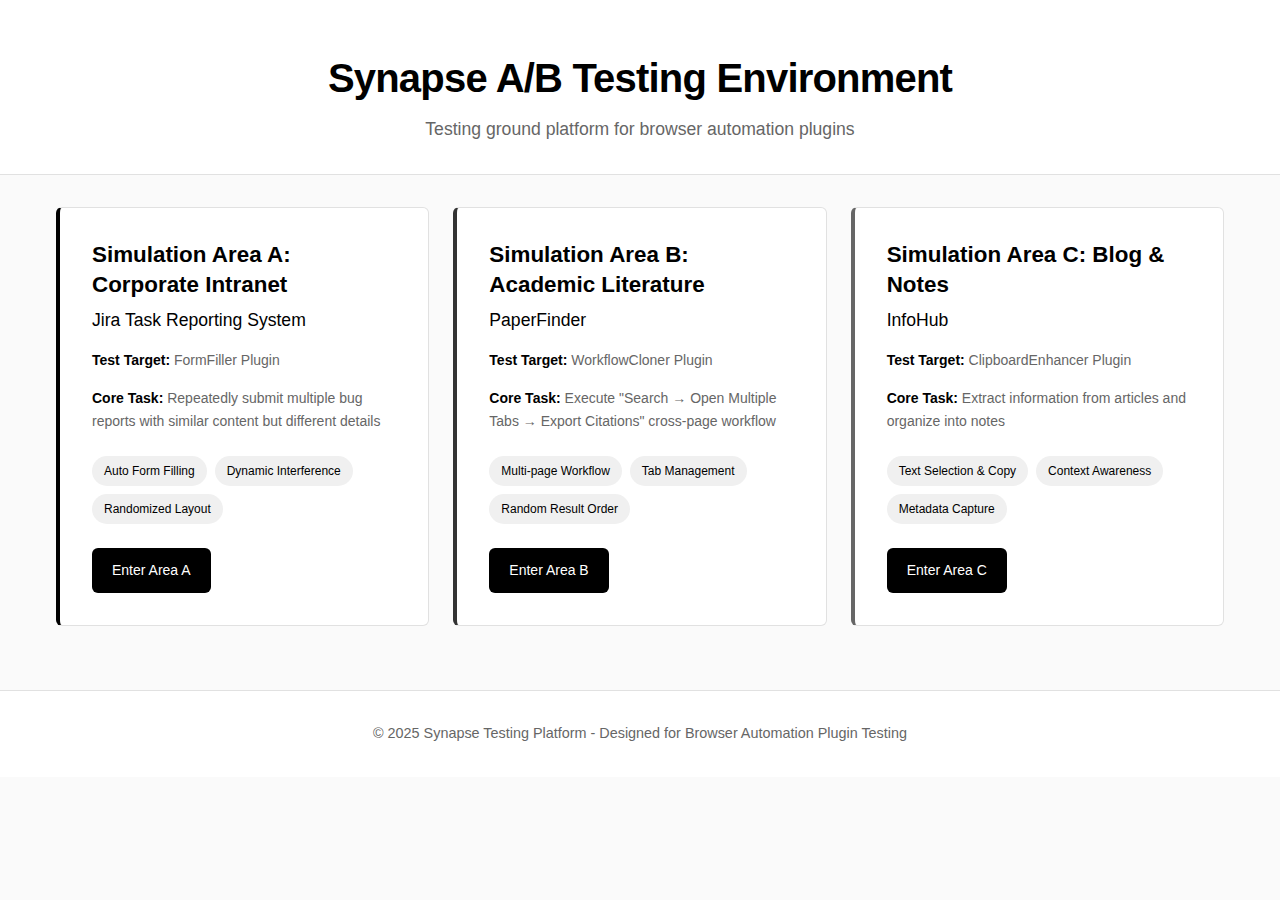
<file: index.html>
<!DOCTYPE html>
<html lang="en">
<head>
    <meta charset="UTF-8">
    <meta name="viewport" content="width=device-width, initial-scale=1.0">
    <title>Synapse A/B Testing Platform</title>
    <link rel="stylesheet" href="assets/css/main.css">
</head>
<body>
    <header>
        <h1>Synapse A/B Testing Environment</h1>
        <p>Testing ground platform for browser automation plugins</p>
    </header>

    <main>
        <div class="simulation-areas">
            <div class="area-card">
                <h2>Simulation Area A: Corporate Intranet</h2>
                <h3>Jira Task Reporting System</h3>
                <p><strong>Test Target:</strong> FormFiller Plugin</p>
                <p><strong>Core Task:</strong> Repeatedly submit multiple bug reports with similar content but different details</p>
                <div class="features">
                    <span class="feature">Auto Form Filling</span>
                    <span class="feature">Dynamic Interference</span>
                    <span class="feature">Randomized Layout</span>
                </div>
                <a href="area-a/login.html" class="enter-btn">Enter Area A</a>
            </div>

            <div class="area-card">
                <h2>Simulation Area B: Academic Literature</h2>
                <h3>PaperFinder</h3>
                <p><strong>Test Target:</strong> WorkflowCloner Plugin</p>
                <p><strong>Core Task:</strong> Execute "Search → Open Multiple Tabs → Export Citations" cross-page workflow</p>
                <div class="features">
                    <span class="feature">Multi-page Workflow</span>
                    <span class="feature">Tab Management</span>
                    <span class="feature">Random Result Order</span>
                </div>
                <a href="area-b/search.html" class="enter-btn">Enter Area B</a>
            </div>

            <div class="area-card">
                <h2>Simulation Area C: Blog & Notes</h2>
                <h3>InfoHub</h3>
                <p><strong>Test Target:</strong> ClipboardEnhancer Plugin</p>
                <p><strong>Core Task:</strong> Extract information from articles and organize into notes</p>
                <div class="features">
                    <span class="feature">Text Selection & Copy</span>
                    <span class="feature">Context Awareness</span>
                    <span class="feature">Metadata Capture</span>
                </div>
                <a href="area-c/notes.html" class="enter-btn">Enter Area C</a>
            </div>
        </div>
    </main>

    <footer>
        <p>© 2025 Synapse Testing Platform - Designed for Browser Automation Plugin Testing</p>
    </footer>
</body>
</html>
</file>
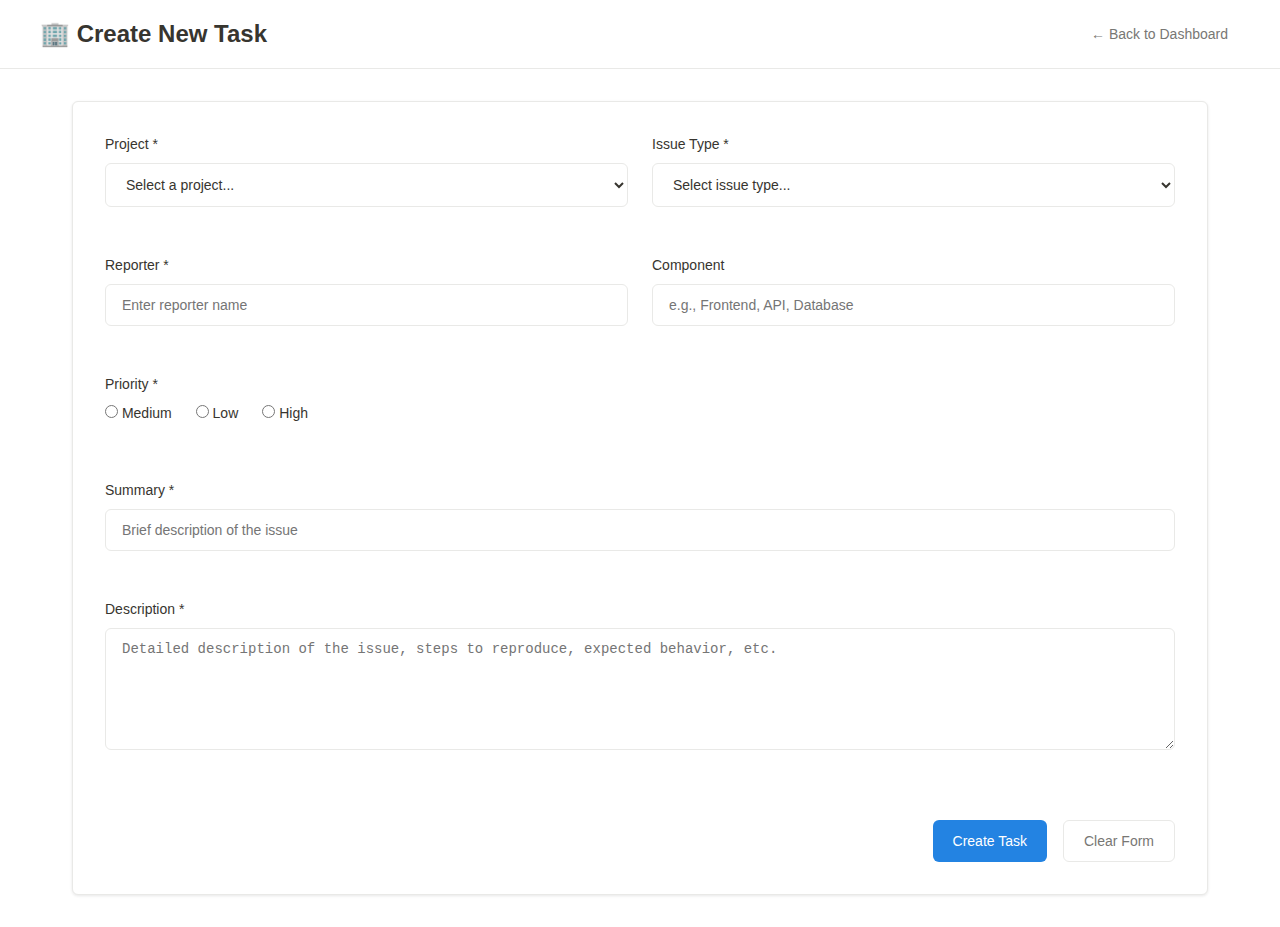
<file: area-a/create-task.html>
<!DOCTYPE html>
<html lang="en">
<head>
    <meta charset="UTF-8">
    <meta name="viewport" content="width=device-width, initial-scale=1.0">
    <title>Create Task - Jira System</title>
    <link rel="stylesheet" href="../assets/css/area-a.css">
</head>
<body>
    <header class="dashboard-header">
        <div class="header-content">
            <h1>🏢 Create New Task</h1>
            <div class="user-info">
                <a href="dashboard.html" class="back-btn">← Back to Dashboard</a>
            </div>
        </div>
    </header>

    <main class="form-main">
        <div class="form-container">
            <form id="taskForm" class="task-form">
                <div class="form-row">
                    <div class="form-group">
                        <label for="project">Project *</label>
                        <select id="project" name="project" required>
                            <option value="">Select a project...</option>
                            <option value="project-synapse">Project Synapse</option>
                            <option value="project-cortex">Project Cortex</option>
                            <option value="infra-team">Infra Team</option>
                        </select>
                    </div>

                    <div class="form-group">
                        <label for="issueType">Issue Type *</label>
                        <select id="issueType" name="issueType" required>
                            <option value="">Select issue type...</option>
                            <option value="bug">Bug</option>
                            <option value="feature">Feature Request</option>
                            <option value="task">Task</option>
                        </select>
                    </div>
                </div>

                <div class="form-row">
                    <div class="form-group">
                        <label for="reporter">Reporter *</label>
                        <input type="text" id="reporter" name="reporter" required placeholder="Enter reporter name">
                    </div>

                    <div class="form-group">
                        <label for="component">Component</label>
                        <input type="text" id="component" name="component" placeholder="e.g., Frontend, API, Database">
                    </div>
                </div>

                <div class="form-group">
                    <label>Priority *</label>
                    <div class="priority-group" id="priorityGroup">
                        <label class="radio-label">
                            <input type="radio" name="priority" value="high" required>
                            <span class="radio-custom"></span>
                            High
                        </label>
                        <label class="radio-label">
                            <input type="radio" name="priority" value="medium" required>
                            <span class="radio-custom"></span>
                            Medium
                        </label>
                        <label class="radio-label">
                            <input type="radio" name="priority" value="low" required>
                            <span class="radio-custom"></span>
                            Low
                        </label>
                    </div>
                </div>

                <div class="form-group">
                    <label for="summary">Summary *</label>
                    <input type="text" id="summary" name="summary" required placeholder="Brief description of the issue">
                </div>

                <div class="form-group">
                    <label for="description">Description *</label>
                    <textarea id="description" name="description" required rows="6" placeholder="Detailed description of the issue, steps to reproduce, expected behavior, etc."></textarea>
                </div>

                <div class="form-actions">
                    <button type="submit" class="submit-btn">Create Task</button>
                    <button type="reset" class="cancel-btn">Clear Form</button>
                </div>
            </form>
        </div>
    </main>

    <!-- Modal for random interference -->
    <div id="adModal" class="modal">
        <div class="modal-content">
            <div class="modal-header">
                <h3>🎯 Quick Survey</h3>
                <span class="close-modal" id="closeModal">&times;</span>
            </div>
            <div class="modal-body">
                <p>How satisfied are you with our task management system?</p>
                <div class="survey-options">
                    <button class="survey-btn">Very Satisfied</button>
                    <button class="survey-btn">Satisfied</button>
                    <button class="survey-btn">Neutral</button>
                    <button class="survey-btn">Dissatisfied</button>
                </div>
            </div>
        </div>
    </div>

    <script src="../assets/js/area-a-create.js"></script>
</body>
</html>
</file>
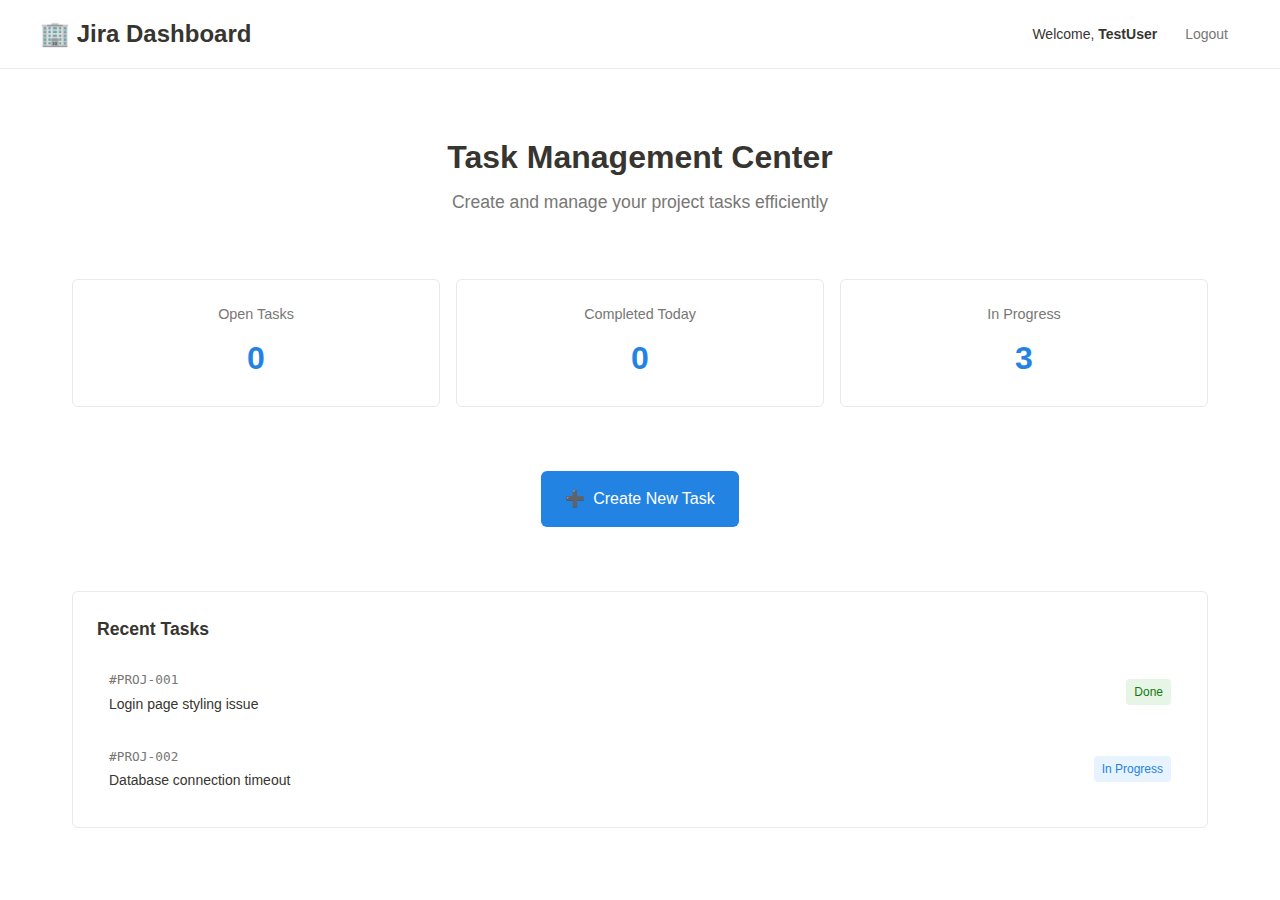
<file: area-a/dashboard.html>
<!DOCTYPE html>
<html lang="en">
<head>
    <meta charset="UTF-8">
    <meta name="viewport" content="width=device-width, initial-scale=1.0">
    <title>Jira Dashboard - Corporate Intranet</title>
    <link rel="stylesheet" href="../assets/css/area-a.css">
</head>
<body>
    <header class="dashboard-header">
        <div class="header-content">
            <h1>🏢 Jira Dashboard</h1>
            <div class="user-info">
                <span>Welcome, <strong id="username-display">TestUser</strong></span>
                <a href="login.html" class="logout-btn">Logout</a>
            </div>
        </div>
    </header>

    <main class="dashboard-main">
        <div class="dashboard-content">
            <div class="welcome-section">
                <h2>Task Management Center</h2>
                <p>Create and manage your project tasks efficiently</p>
            </div>

            <div class="stats-section">
                <div class="stat-card">
                    <h3>Open Tasks</h3>
                    <span class="stat-number" id="open-tasks">0</span>
                </div>
                <div class="stat-card">
                    <h3>Completed Today</h3>
                    <span class="stat-number" id="completed-tasks">0</span>
                </div>
                <div class="stat-card">
                    <h3>In Progress</h3>
                    <span class="stat-number" id="progress-tasks">3</span>
                </div>
            </div>

            <div class="action-section">
                <a href="create-task.html" class="create-task-btn">
                    <span class="btn-icon">➕</span>
                    Create New Task
                </a>
            </div>

            <div class="recent-tasks">
                <h3>Recent Tasks</h3>
                <div class="task-list" id="recent-task-list">
                    <div class="task-item">
                        <div class="task-info">
                            <span class="task-id">#PROJ-001</span>
                            <span class="task-title">Login page styling issue</span>
                        </div>
                        <span class="task-status status-done">Done</span>
                    </div>
                    <div class="task-item">
                        <div class="task-info">
                            <span class="task-id">#PROJ-002</span>
                            <span class="task-title">Database connection timeout</span>
                        </div>
                        <span class="task-status status-progress">In Progress</span>
                    </div>
                </div>
            </div>
        </div>
    </main>

    <script src="../assets/js/area-a-dashboard.js"></script>
</body>
</html>
</file>
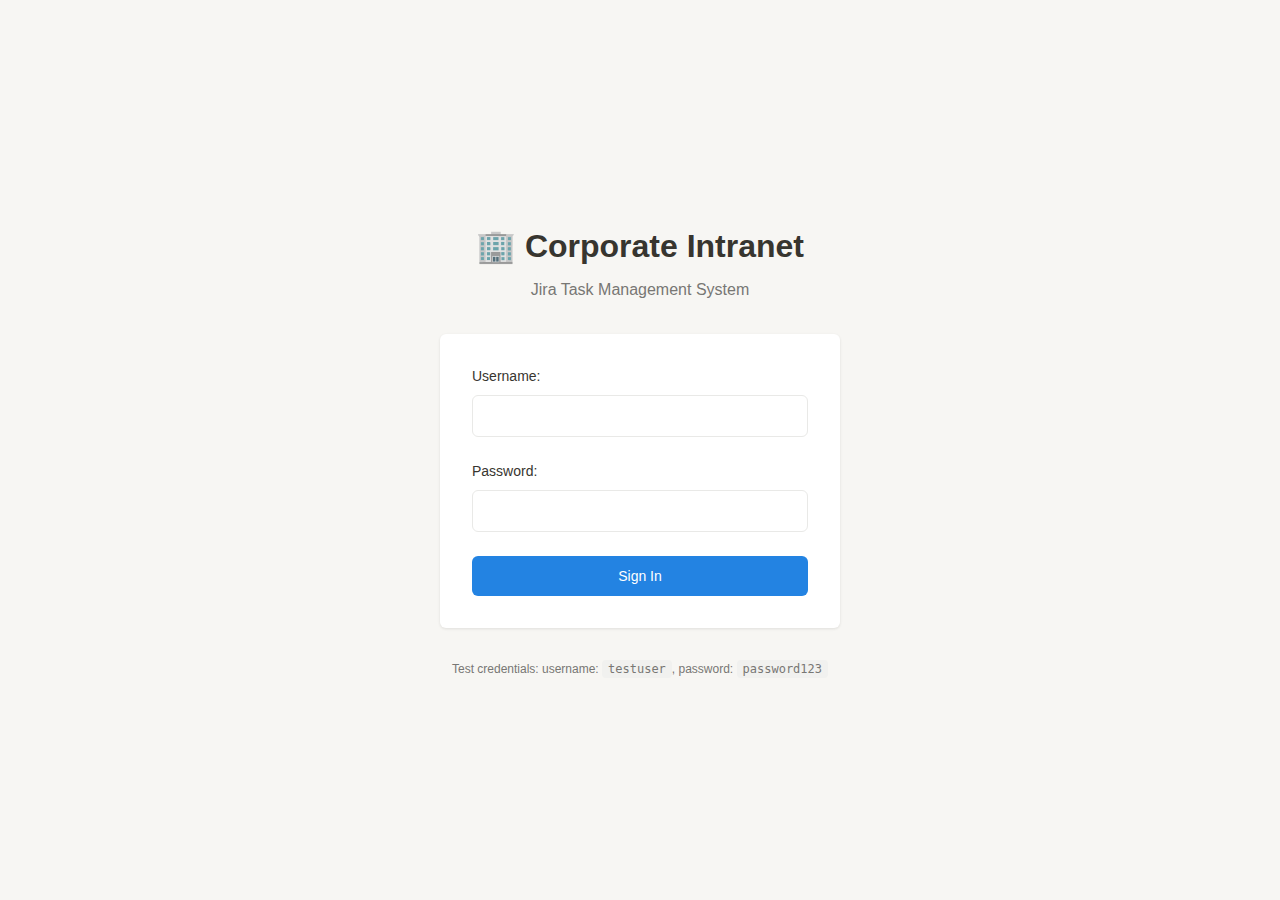
<file: area-a/login.html>
<!DOCTYPE html>
<html lang="en">
<head>
    <meta charset="UTF-8">
    <meta name="viewport" content="width=device-width, initial-scale=1.0">
    <title>Jira Login - Corporate Intranet</title>
    <link rel="stylesheet" href="../assets/css/area-a.css">
</head>
<body>
    <div class="login-container">
        <div class="login-header">
            <h1>🏢 Corporate Intranet</h1>
            <p>Jira Task Management System</p>
        </div>
        
        <form id="loginForm" class="login-form">
            <div class="form-group">
                <label for="username">Username:</label>
                <input type="text" id="username" name="username" required>
            </div>
            
            <div class="form-group">
                <label for="password">Password:</label>
                <input type="password" id="password" name="password" required>
            </div>
            
            <button type="submit" class="login-btn">Sign In</button>
        </form>
        
        <div class="login-footer">
            <p>Test credentials: username: <code>testuser</code>, password: <code>password123</code></p>
        </div>
    </div>

    <script src="../assets/js/area-a-login.js"></script>
</body>
</html>
</file>
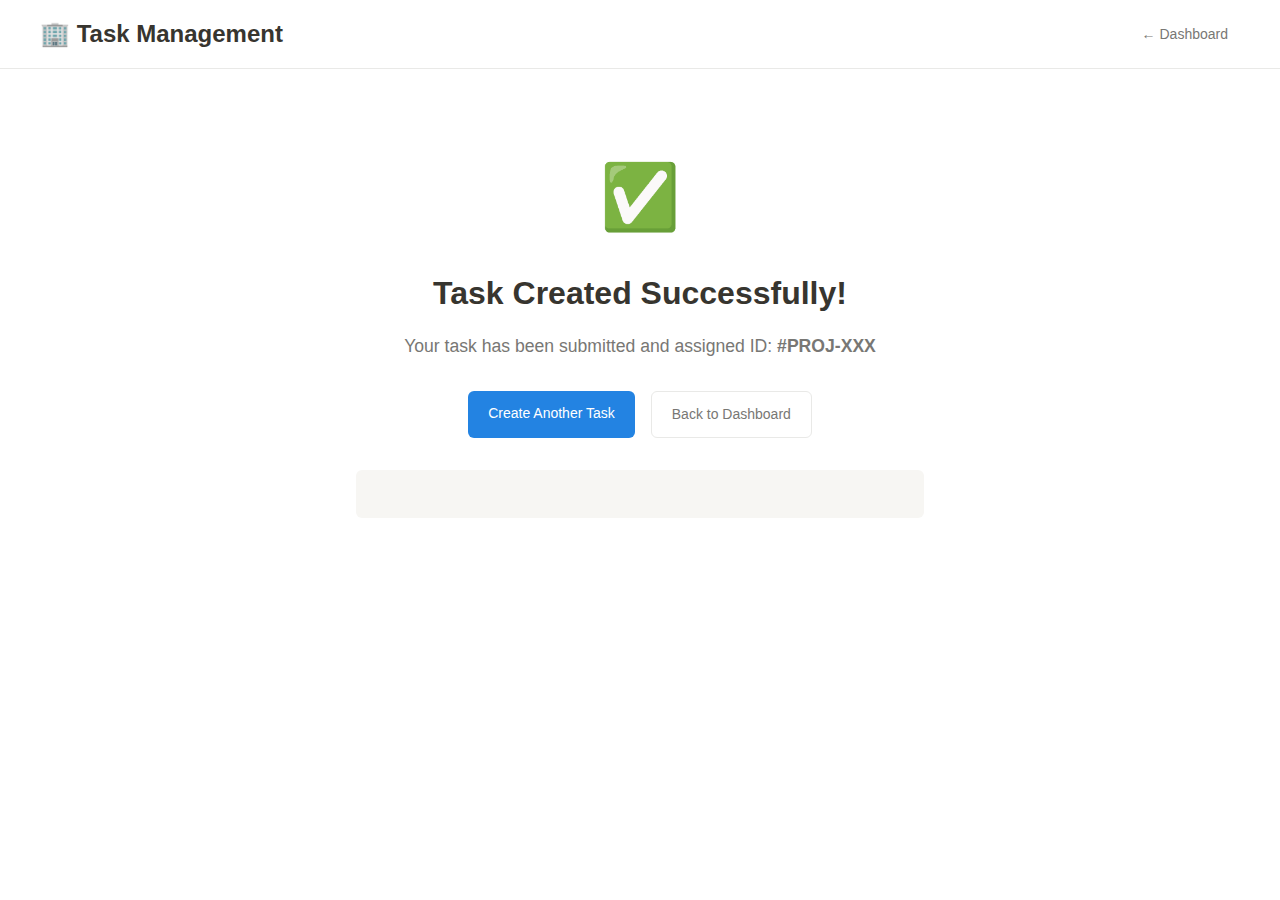
<file: area-a/success.html>
<!DOCTYPE html>
<html lang="en">
<head>
    <meta charset="UTF-8">
    <meta name="viewport" content="width=device-width, initial-scale=1.0">
    <title>Task Created - Jira System</title>
    <link rel="stylesheet" href="../assets/css/area-a.css">
</head>
<body>
    <header class="dashboard-header">
        <div class="header-content">
            <h1>🏢 Task Management</h1>
            <div class="user-info">
                <a href="dashboard.html" class="back-btn">← Dashboard</a>
            </div>
        </div>
    </header>

    <main class="success-main">
        <div class="success-container">
            <div class="success-icon">✅</div>
            <h2>Task Created Successfully!</h2>
            <p>Your task has been submitted and assigned ID: <strong id="taskId">#PROJ-XXX</strong></p>
            
            <div class="success-actions">
                <a href="create-task.html" class="primary-btn">Create Another Task</a>
                <a href="dashboard.html" class="secondary-btn">Back to Dashboard</a>
            </div>

            <div class="task-summary" id="taskSummary">
                <!-- Task details will be populated here -->
            </div>
        </div>
    </main>

    <script src="../assets/js/area-a-success.js"></script>
</body>
</html>
</file>
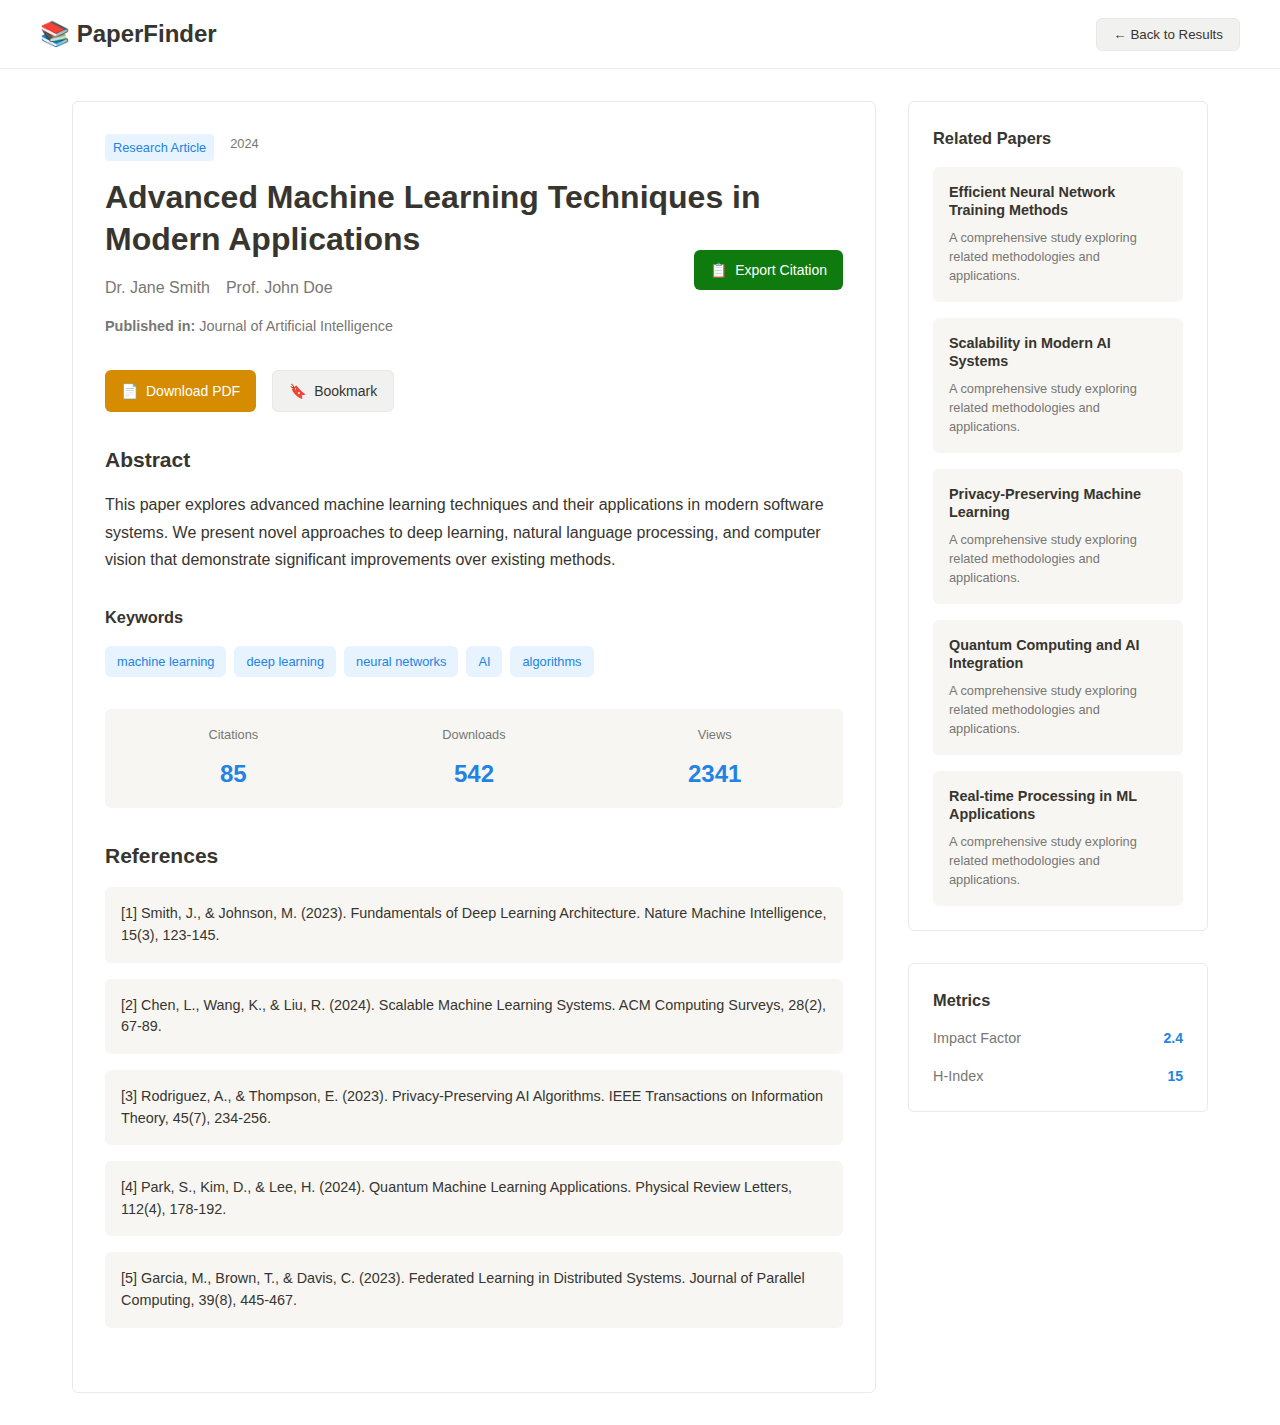
<file: area-b/paper.html>
<!DOCTYPE html>
<html lang="en">
<head>
    <meta charset="UTF-8">
    <meta name="viewport" content="width=device-width, initial-scale=1.0">
    <title>Paper Details - PaperFinder</title>
    <link rel="stylesheet" href="../assets/css/area-b.css">
    <link id="paperStyle" rel="stylesheet" href="../assets/css/paper-variant-a.css">
</head>
<body>
    <header class="paper-header">
        <div class="header-content">
            <h1>📚 PaperFinder</h1>
            <div class="header-actions">
                <button class="back-btn" onclick="window.history.back()">← Back to Results</button>
            </div>
        </div>
    </header>

    <main class="paper-main">
        <div class="paper-container">
            <article class="paper-content">
                <div class="paper-meta">
                    <span class="paper-type">Research Article</span>
                    <span class="paper-date" id="paperDate">2024</span>
                </div>

                <h1 class="paper-title" id="paperTitle">Loading paper...</h1>
                
                <div class="paper-authors" id="paperAuthors">
                    <span class="author">Author Name</span>
                </div>

                <div class="paper-journal" id="paperJournal">
                    <strong>Published in:</strong> <span>Journal Name</span>
                </div>

                <div class="paper-actions">
                    <button id="exportCitation" class="export-btn">
                        <span class="btn-icon">📋</span>
                        Export Citation
                    </button>
                    <button id="downloadPdf" class="download-btn">
                        <span class="btn-icon">📄</span>
                        Download PDF
                    </button>
                    <button class="bookmark-btn">
                        <span class="btn-icon">🔖</span>
                        Bookmark
                    </button>
                </div>

                <div class="citation-success" id="citationSuccess" style="display: none;">
                    <span class="success-icon">✅</span>
                    Citation copied to clipboard!
                </div>

                <div class="paper-abstract">
                    <h2>Abstract</h2>
                    <p id="paperAbstract">Loading abstract...</p>
                </div>

                <div class="paper-keywords">
                    <h3>Keywords</h3>
                    <div class="keyword-list" id="keywordList">
                        <!-- Keywords will be populated by JS -->
                    </div>
                </div>

                <div class="paper-stats">
                    <div class="stat-item">
                        <span class="stat-label">Citations</span>
                        <span class="stat-value" id="citationCount">0</span>
                    </div>
                    <div class="stat-item">
                        <span class="stat-label">Downloads</span>
                        <span class="stat-value" id="downloadCount">0</span>
                    </div>
                    <div class="stat-item">
                        <span class="stat-label">Views</span>
                        <span class="stat-value" id="viewCount">0</span>
                    </div>
                </div>

                <div class="paper-references">
                    <h2>References</h2>
                    <div class="reference-list" id="referenceList">
                        <!-- References will be populated by JS -->
                    </div>
                </div>
            </article>

            <aside class="paper-sidebar">
                <div class="sidebar-section">
                    <h3>Related Papers</h3>
                    <div class="related-papers" id="relatedPapers">
                        <!-- Related papers will be populated by JS -->
                    </div>
                </div>

                <div class="sidebar-section">
                    <h3>Metrics</h3>
                    <div class="metrics">
                        <div class="metric-item">
                            <span class="metric-label">Impact Factor</span>
                            <span class="metric-value">2.4</span>
                        </div>
                        <div class="metric-item">
                            <span class="metric-label">H-Index</span>
                            <span class="metric-value">15</span>
                        </div>
                    </div>
                </div>
            </aside>
        </div>
    </main>

    <script src="../assets/js/area-b-paper.js"></script>
</body>
</html>
</file>
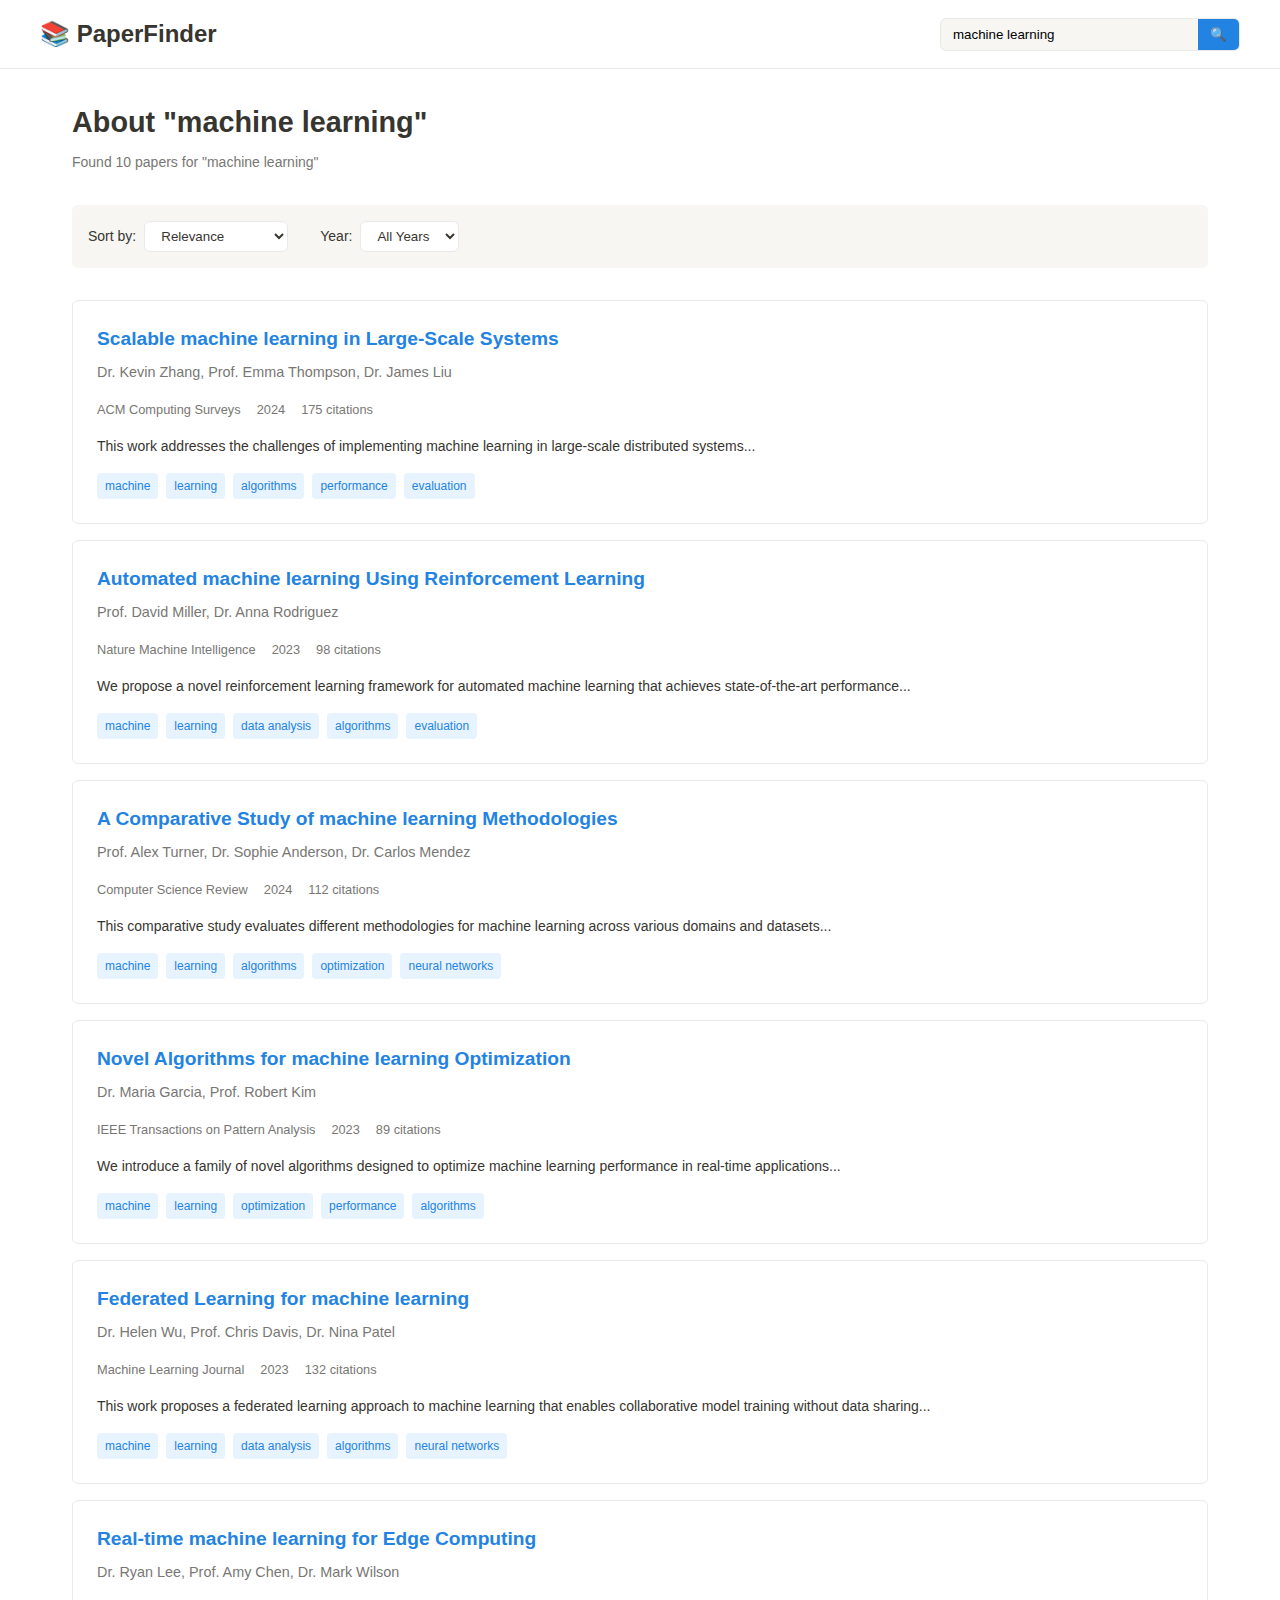
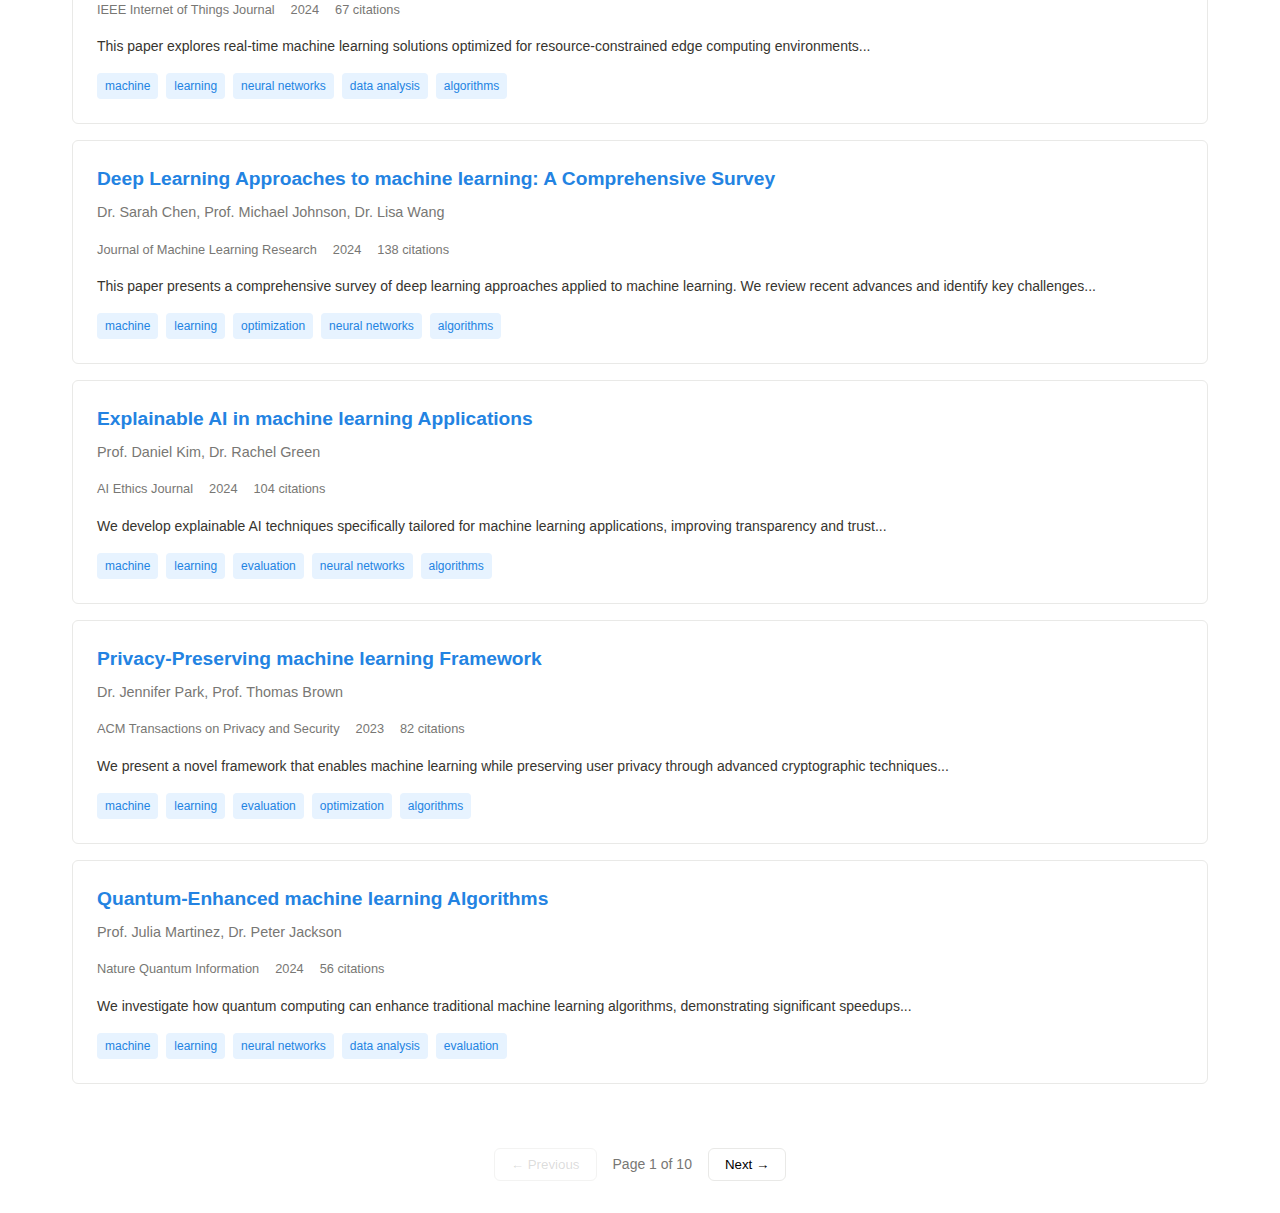
<file: area-b/results.html>
<!DOCTYPE html>
<html lang="en">
<head>
    <meta charset="UTF-8">
    <meta name="viewport" content="width=device-width, initial-scale=1.0">
    <title>Search Results - PaperFinder</title>
    <link rel="stylesheet" href="../assets/css/area-b.css">
</head>
<body>
    <header class="results-header">
        <div class="header-content">
            <h1>📚 PaperFinder</h1>
            <div class="search-bar-small">
                <input type="text" id="searchQuerySmall" placeholder="Search...">
                <button class="search-btn-small">🔍</button>
            </div>
        </div>
    </header>

    <main class="results-main">
        <div class="results-container">
            <div class="results-info">
                <h2 id="resultsTitle">Search Results</h2>
                <p id="resultsCount">Found 10 papers</p>
            </div>

            <div class="results-filters">
                <div class="filter-group">
                    <label for="sortBy">Sort by:</label>
                    <select id="sortBy">
                        <option value="relevance">Relevance</option>
                        <option value="date">Publication Date</option>
                        <option value="citations">Citations</option>
                    </select>
                </div>
                <div class="filter-group">
                    <label for="yearFilter">Year:</label>
                    <select id="yearFilter">
                        <option value="">All Years</option>
                        <option value="2024">2024</option>
                        <option value="2023">2023</option>
                        <option value="2022">2022</option>
                        <option value="2021">2021</option>
                    </select>
                </div>
            </div>

            <div class="results-list" id="resultsList">
                <!-- Results will be populated by JavaScript -->
            </div>

            <div class="pagination">
                <button class="page-btn" id="prevPage" disabled>← Previous</button>
                <span class="page-info">Page 1 of 10</span>
                <button class="page-btn" id="nextPage">Next →</button>
            </div>
        </div>
    </main>

    <script src="../assets/js/area-b-results.js"></script>
</body>
</html>
</file>
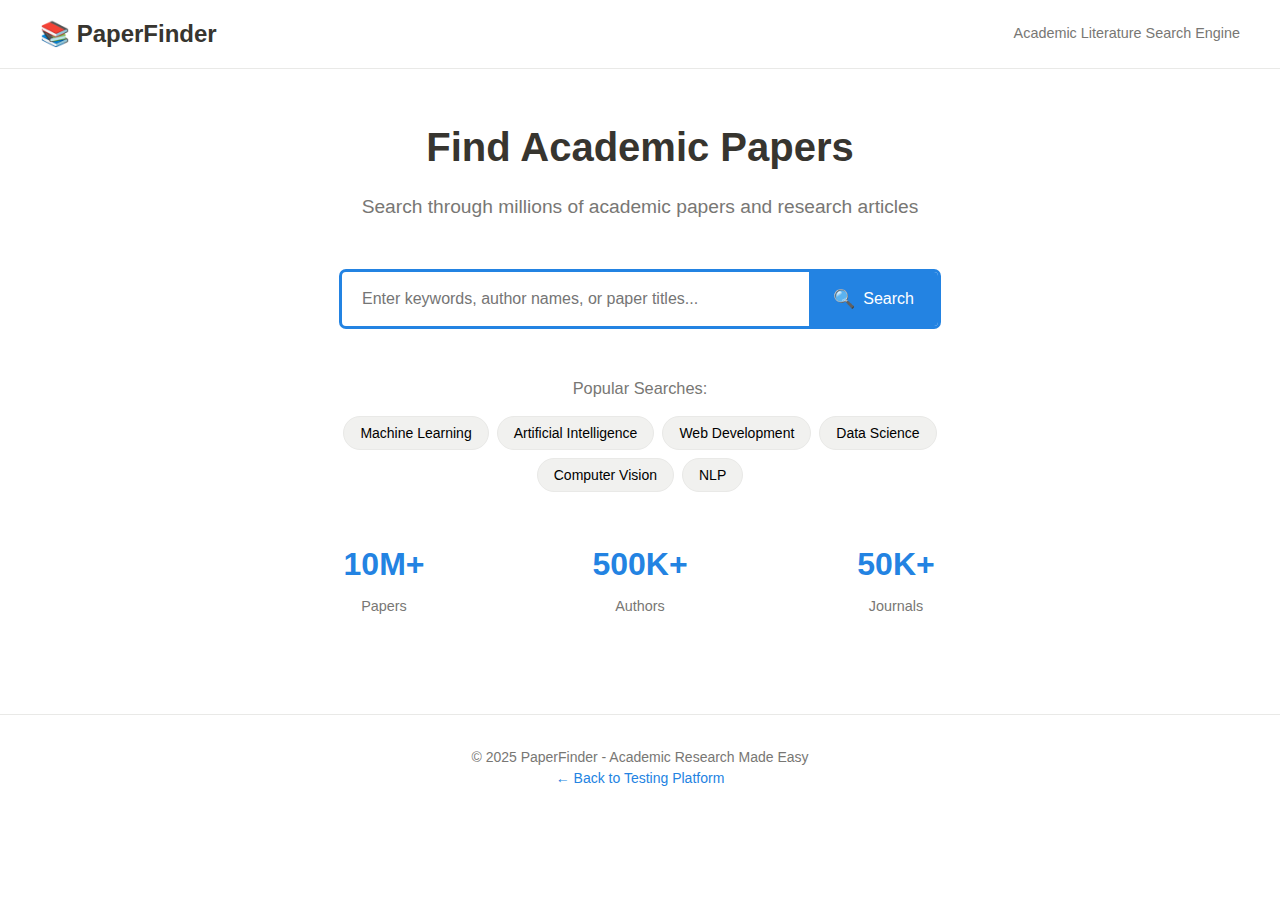
<file: area-b/search.html>
<!DOCTYPE html>
<html lang="en">
<head>
    <meta charset="UTF-8">
    <meta name="viewport" content="width=device-width, initial-scale=1.0">
    <title>PaperFinder - Academic Literature Search</title>
    <link rel="stylesheet" href="../assets/css/area-b.css">
</head>
<body>
    <header class="search-header">
        <div class="header-content">
            <h1>📚 PaperFinder</h1>
            <p>Academic Literature Search Engine</p>
        </div>
    </header>

    <main class="search-main">
        <div class="search-container">
            <div class="search-hero">
                <h2>Find Academic Papers</h2>
                <p>Search through millions of academic papers and research articles</p>
            </div>

            <form id="searchForm" class="search-form">
                <div class="search-input-group">
                    <input 
                        type="text" 
                        id="searchQuery" 
                        name="query" 
                        placeholder="Enter keywords, author names, or paper titles..."
                        required
                        autocomplete="off"
                    >
                    <button type="submit" class="search-btn">
                        <span class="search-icon">🔍</span>
                        Search
                    </button>
                </div>
            </form>

            <div class="search-suggestions">
                <h3>Popular Searches:</h3>
                <div class="suggestion-tags">
                    <button class="suggestion-tag" data-query="machine learning">Machine Learning</button>
                    <button class="suggestion-tag" data-query="artificial intelligence">Artificial Intelligence</button>
                    <button class="suggestion-tag" data-query="web development">Web Development</button>
                    <button class="suggestion-tag" data-query="data science">Data Science</button>
                    <button class="suggestion-tag" data-query="computer vision">Computer Vision</button>
                    <button class="suggestion-tag" data-query="natural language processing">NLP</button>
                </div>
            </div>

            <div class="search-stats">
                <div class="stat-item">
                    <span class="stat-number">10M+</span>
                    <span class="stat-label">Papers</span>
                </div>
                <div class="stat-item">
                    <span class="stat-number">500K+</span>
                    <span class="stat-label">Authors</span>
                </div>
                <div class="stat-item">
                    <span class="stat-number">50K+</span>
                    <span class="stat-label">Journals</span>
                </div>
            </div>
        </div>
    </main>

    <footer class="search-footer">
        <p>© 2025 PaperFinder - Academic Research Made Easy</p>
        <p><a href="../index.html">← Back to Testing Platform</a></p>
    </footer>

    <script src="../assets/js/area-b-search.js"></script>
</body>
</html>
</file>
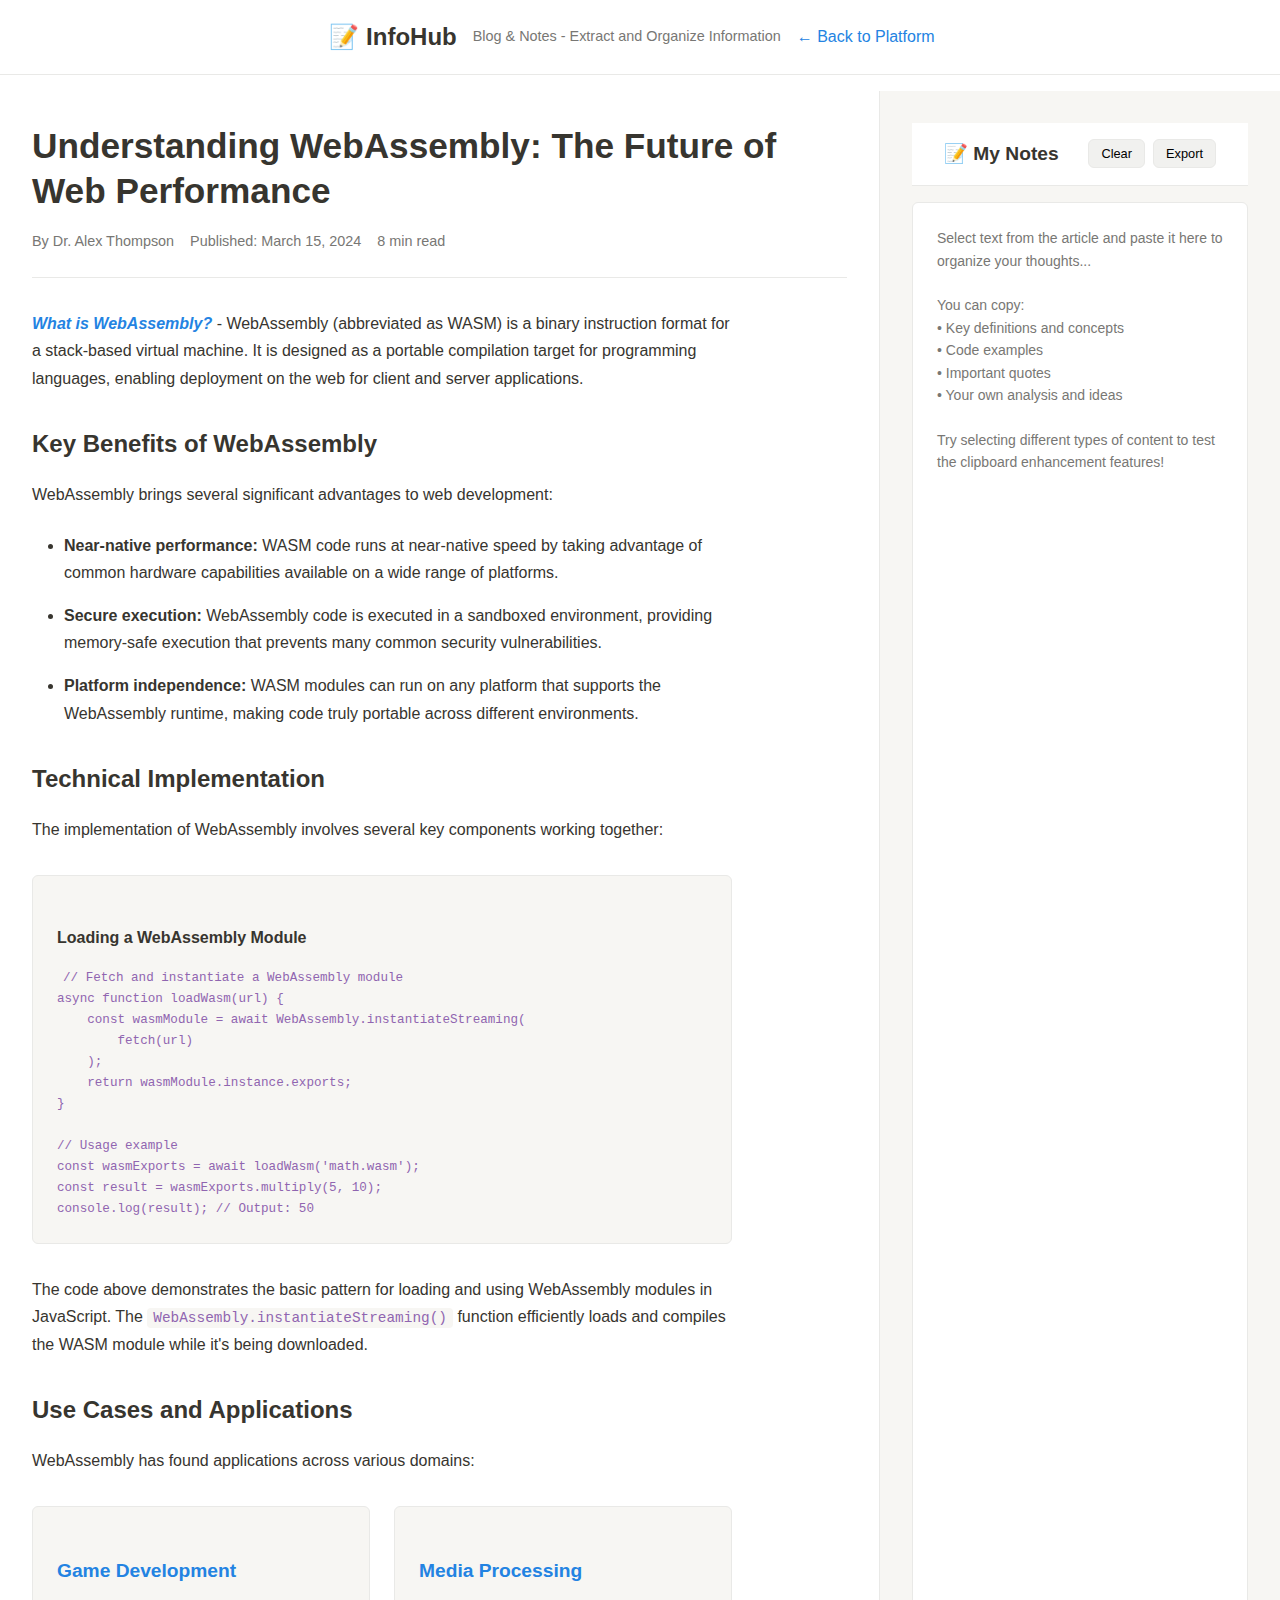
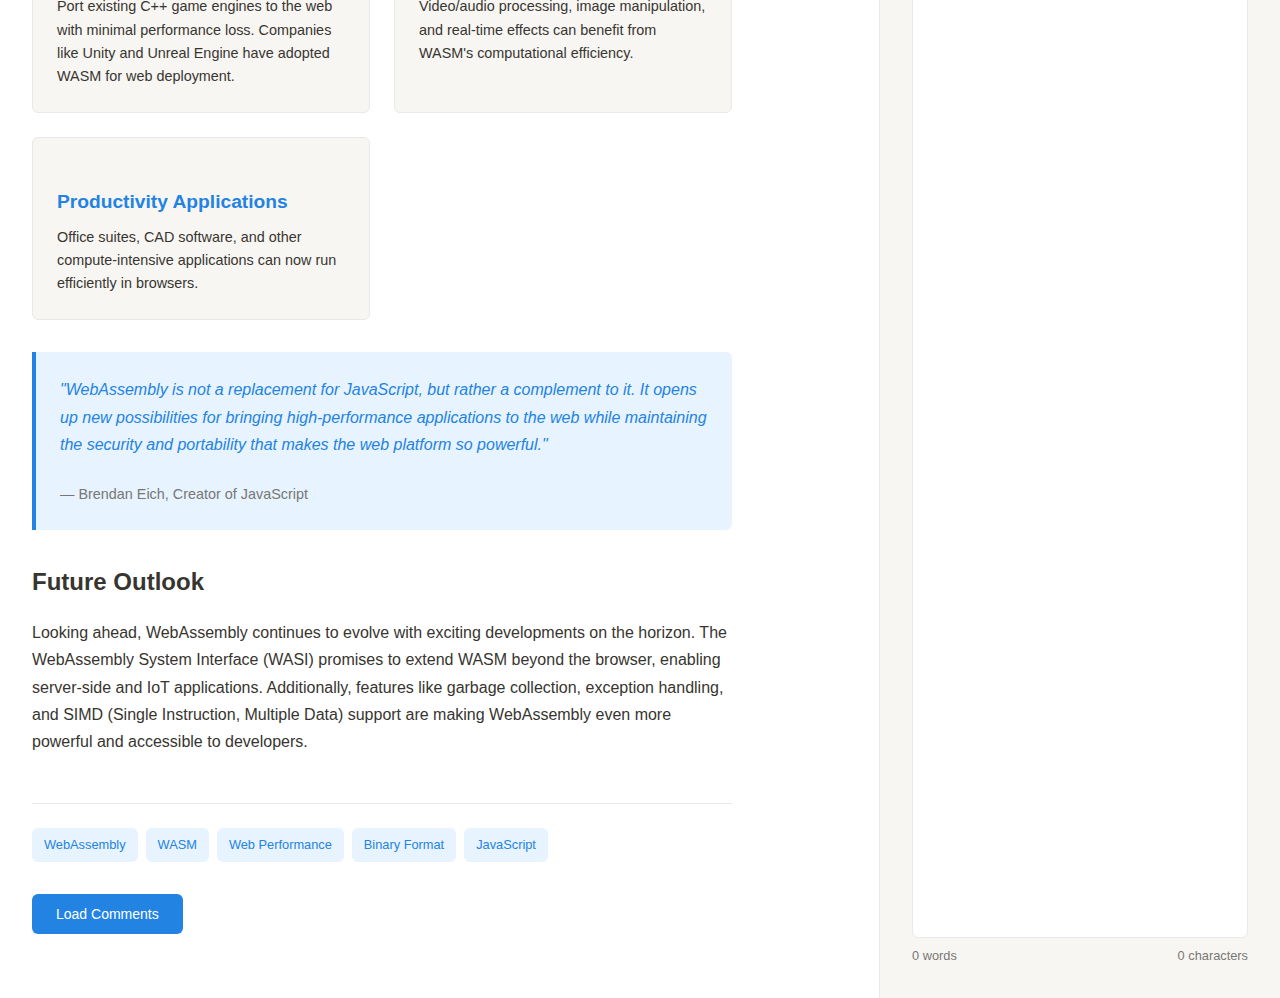
<file: area-c/notes.html>
<!DOCTYPE html>
<html lang="en">
<head>
    <meta charset="UTF-8">
    <meta name="viewport" content="width=device-width, initial-scale=1.0">
    <title>InfoHub - Blog & Notes</title>
    <link rel="stylesheet" href="../assets/css/area-c.css">
</head>
<body>
    <header class="notes-header">
        <div class="header-content">
            <h1>📝 InfoHub</h1>
            <p>Blog & Notes - Extract and Organize Information</p>
            <a href="../index.html" class="back-link">← Back to Platform</a>
        </div>
    </header>

    <main class="notes-main">
        <div class="notes-container">
            <div class="article-section">
                <div class="article-header">
                    <h2>Understanding WebAssembly: The Future of Web Performance</h2>
                    <div class="article-meta" data-metadata="author:Dr. Alex Thompson, year:2024, category:technology">
                        <span class="author">By Dr. Alex Thompson</span>
                        <span class="date">Published: March 15, 2024</span>
                        <span class="read-time">8 min read</span>
                    </div>
                </div>

                <div class="article-content">
                    <p data-metadata="type:introduction, importance:high">
                        <b><i>What is WebAssembly?</i></b> - WebAssembly (abbreviated as WASM) is a binary instruction format 
                        for a stack-based virtual machine. It is designed as a portable compilation target for programming 
                        languages, enabling deployment on the web for client and server applications.
                    </p>

                    <h3>Key Benefits of WebAssembly</h3>
                    <p data-metadata="type:benefits, category:performance">
                        WebAssembly brings several significant advantages to web development:
                    </p>

                    <ul class="benefits-list">
                        <li data-metadata="benefit:performance">
                            <strong>Near-native performance:</strong> WASM code runs at near-native speed by taking 
                            advantage of common hardware capabilities available on a wide range of platforms.
                        </li>
                        <li data-metadata="benefit:security">
                            <strong>Secure execution:</strong> WebAssembly code is executed in a sandboxed environment, 
                            providing memory-safe execution that prevents many common security vulnerabilities.
                        </li>
                        <li data-metadata="benefit:portability">
                            <strong>Platform independence:</strong> WASM modules can run on any platform that supports 
                            the WebAssembly runtime, making code truly portable across different environments.
                        </li>
                    </ul>

                    <h3>Technical Implementation</h3>
                    <p data-metadata="type:technical, complexity:medium">
                        The implementation of WebAssembly involves several key components working together:
                    </p>

                    <div class="code-block" data-metadata="type:code-example, language:javascript">
                        <h4>Loading a WebAssembly Module</h4>
                        <pre><code>// Fetch and instantiate a WebAssembly module
async function loadWasm(url) {
    const wasmModule = await WebAssembly.instantiateStreaming(
        fetch(url)
    );
    return wasmModule.instance.exports;
}

// Usage example
const wasmExports = await loadWasm('math.wasm');
const result = wasmExports.multiply(5, 10);
console.log(result); // Output: 50</code></pre>
                    </div>

                    <p data-metadata="type:explanation, reference:code-example">
                        The code above demonstrates the basic pattern for loading and using WebAssembly modules in JavaScript. 
                        The <code>WebAssembly.instantiateStreaming()</code> function efficiently loads and compiles the WASM 
                        module while it's being downloaded.
                    </p>

                    <h3>Use Cases and Applications</h3>
                    <p data-metadata="type:use-cases, industry:multiple">
                        WebAssembly has found applications across various domains:
                    </p>

                    <div class="use-cases" data-metadata="section:use-cases">
                        <div class="use-case" data-metadata="industry:gaming">
                            <h4>Game Development</h4>
                            <p>Port existing C++ game engines to the web with minimal performance loss. 
                            Companies like Unity and Unreal Engine have adopted WASM for web deployment.</p>
                        </div>
                        <div class="use-case" data-metadata="industry:multimedia">
                            <h4>Media Processing</h4>
                            <p>Video/audio processing, image manipulation, and real-time effects can benefit 
                            from WASM's computational efficiency.</p>
                        </div>
                        <div class="use-case" data-metadata="industry:productivity">
                            <h4>Productivity Applications</h4>
                            <p>Office suites, CAD software, and other compute-intensive applications can 
                            now run efficiently in browsers.</p>
                        </div>
                    </div>

                    <blockquote data-metadata="type:quote, author:Brendan Eich, source:Mozilla">
                        <p><i>"WebAssembly is not a replacement for JavaScript, but rather a complement to it. 
                        It opens up new possibilities for bringing high-performance applications to the web 
                        while maintaining the security and portability that makes the web platform so powerful."</i></p>
                        <footer>— Brendan Eich, Creator of JavaScript</footer>
                    </blockquote>

                    <h3>Future Outlook</h3>
                    <p data-metadata="type:future, timeline:2024-2026">
                        Looking ahead, WebAssembly continues to evolve with exciting developments on the horizon. 
                        The WebAssembly System Interface (WASI) promises to extend WASM beyond the browser, 
                        enabling server-side and IoT applications. Additionally, features like garbage collection, 
                        exception handling, and SIMD (Single Instruction, Multiple Data) support are making 
                        WebAssembly even more powerful and accessible to developers.
                    </p>

                    <div class="article-footer" data-metadata="section:footer">
                        <div class="tags">
                            <span class="tag">WebAssembly</span>
                            <span class="tag">WASM</span>
                            <span class="tag">Web Performance</span>
                            <span class="tag">Binary Format</span>
                            <span class="tag">JavaScript</span>
                        </div>
                    </div>
                </div>

                <button id="loadComments" class="load-comments-btn">Load Comments</button>
                <div id="commentsSection" class="comments-section" style="display: none;">
                    <h3>Comments</h3>
                    <div class="comment">
                        <div class="comment-author">DevExpert2024</div>
                        <div class="comment-content">Great explanation! I've been using WASM in production and the performance gains are impressive.</div>
                    </div>
                    <div class="comment">
                        <div class="comment-author">WebDeveloper</div>
                        <div class="comment-content">The code example really helped me understand how to get started. Thanks!</div>
                    </div>
                </div>
            </div>

            <div class="notes-section">
                <div class="notes-header">
                    <h3>📝 My Notes</h3>
                    <div class="notes-actions">
                        <button id="clearNotes" class="action-btn">Clear</button>
                        <button id="exportNotes" class="action-btn">Export</button>
                    </div>
                </div>
                <textarea 
                    id="notesArea" 
                    class="notes-textarea" 
                    placeholder="Select text from the article and paste it here to organize your thoughts...

You can copy:
• Key definitions and concepts
• Code examples  
• Important quotes
• Your own analysis and ideas

Try selecting different types of content to test the clipboard enhancement features!"
                    data-metadata="type:notes, user-content:true"></textarea>
                
                <div class="notes-stats">
                    <span id="wordCount">0 words</span>
                    <span id="charCount">0 characters</span>
                </div>
            </div>
        </div>
    </main>

    <script src="../assets/js/area-c-notes.js"></script>
</body>
</html>
</file>
<file: assets/css/main.css>
/* Black & White Design System */
:root {
    --notion-bg: #ffffff;
    --notion-bg-secondary: #fafafa;
    --notion-text: #000000;
    --notion-text-light: #666666;
    --notion-border: #e1e1e1;
    --notion-hover: #f5f5f5;
    --notion-blue: #000000;
    --notion-blue-light: #f0f0f0;
    --notion-green: #333333;
    --notion-orange: #555555;
    --notion-purple: #777777;
    --notion-shadow: 0 1px 3px rgba(0, 0, 0, 0.1);
    --notion-shadow-hover: 0 2px 8px rgba(0, 0, 0, 0.15);
    --notion-radius: 6px;
}

* {
    margin: 0;
    padding: 0;
    box-sizing: border-box;
}

body {
    font-family: -apple-system, BlinkMacSystemFont, 'Segoe UI', Helvetica, 'Apple Color Emoji', Arial, sans-serif;
    line-height: 1.5;
    color: var(--notion-text);
    background: var(--notion-bg-secondary);
    min-height: 100vh;
    font-size: 14px;
}

header {
    text-align: center;
    padding: 3rem 2rem 2rem;
    background: var(--notion-bg);
    border-bottom: 1px solid var(--notion-border);
}

header h1 {
    font-size: 2.5rem;
    font-weight: 700;
    color: var(--notion-text);
    margin-bottom: 0.5rem;
    letter-spacing: -0.02em;
}

header p {
    color: var(--notion-text-light);
    font-size: 1.1rem;
    font-weight: 400;
}

main {
    max-width: 1200px;
    margin: 0 auto;
    padding: 2rem 1rem;
}

.simulation-areas {
    display: grid;
    grid-template-columns: repeat(auto-fit, minmax(350px, 1fr));
    gap: 1.5rem;
    margin-bottom: 2rem;
}

.area-card {
    background: var(--notion-bg);
    border: 1px solid var(--notion-border);
    border-radius: var(--notion-radius);
    padding: 2rem;
    transition: all 0.2s ease;
    position: relative;
}

.area-card:hover {
    box-shadow: var(--notion-shadow-hover);
    transform: translateY(-2px);
    border-color: var(--notion-blue);
}

.area-card h2 {
    color: var(--notion-text);
    margin-bottom: 0.5rem;
    font-size: 1.4rem;
    font-weight: 600;
    line-height: 1.3;
}

.area-card h3 {
    color: var(--notion-blue);
    margin-bottom: 1rem;
    font-size: 1.1rem;
    font-weight: 500;
}

.area-card p {
    margin-bottom: 1rem;
    color: var(--notion-text-light);
    line-height: 1.6;
}

.area-card strong {
    color: var(--notion-text);
    font-weight: 600;
}

.features {
    display: flex;
    flex-wrap: wrap;
    gap: 0.5rem;
    margin: 1.5rem 0;
}

.feature {
    background: var(--notion-blue-light);
    color: var(--notion-blue);
    padding: 6px 12px;
    border-radius: 16px;
    font-size: 0.75rem;
    font-weight: 500;
    border: none;
}

.enter-btn {
    display: inline-flex;
    align-items: center;
    justify-content: center;
    background: var(--notion-blue);
    color: white;
    text-decoration: none;
    padding: 12px 20px;
    border-radius: var(--notion-radius);
    font-weight: 500;
    font-size: 14px;
    transition: all 0.2s ease;
    border: none;
    cursor: pointer;
}

.enter-btn:hover {
    background: #1a73d9;
    box-shadow: var(--notion-shadow-hover);
    transform: translateY(-1px);
}

.enter-btn:active {
    transform: translateY(0);
}

footer {
    text-align: center;
    padding: 2rem;
    color: var(--notion-text-light);
    background: var(--notion-bg);
    border-top: 1px solid var(--notion-border);
    font-size: 0.9rem;
}

/* Card variations for visual interest */
.area-card:nth-child(1) {
    border-left: 4px solid #000000;
}

.area-card:nth-child(2) {
    border-left: 4px solid #333333;
}

.area-card:nth-child(3) {
    border-left: 4px solid #666666;
}

@media (max-width: 768px) {
    header {
        padding: 2rem 1rem 1.5rem;
    }
    
    header h1 {
        font-size: 2rem;
    }
    
    main {
        padding: 1.5rem 1rem;
    }
    
    .simulation-areas {
        grid-template-columns: 1fr;
        gap: 1rem;
    }
    
    .area-card {
        padding: 1.5rem;
    }
}
</file>
<file: assets/css/area-a.css>
/* Notion-inspired Design System */
:root {
    --notion-bg: #ffffff;
    --notion-bg-secondary: #f7f6f3;
    --notion-text: #37352f;
    --notion-text-light: #787774;
    --notion-border: #e9e9e7;
    --notion-hover: #f1f1ef;
    --notion-blue: #2383e2;
    --notion-blue-light: #e7f3ff;
    --notion-red: #eb5757;
    --notion-green: #0f7b0f;
    --notion-orange: #d68c00;
    --notion-purple: #9065b0;
    --notion-shadow: 0 1px 3px rgba(15, 15, 15, 0.1);
    --notion-shadow-hover: 0 2px 8px rgba(15, 15, 15, 0.15);
    --notion-radius: 6px;
}

* {
    margin: 0;
    padding: 0;
    box-sizing: border-box;
}

body {
    font-family: -apple-system, BlinkMacSystemFont, 'Segoe UI', Helvetica, 'Apple Color Emoji', Arial, sans-serif, 'Segoe UI Emoji', 'Segoe UI Symbol';
    background-color: var(--notion-bg);
    color: var(--notion-text);
    line-height: 1.5;
    font-size: 14px;
}

/* Login Page Styles */
.login-container {
    min-height: 100vh;
    display: flex;
    flex-direction: column;
    justify-content: center;
    align-items: center;
    background-color: var(--notion-bg-secondary);
    padding: 2rem;
}

.login-header {
    text-align: center;
    margin-bottom: 2rem;
}

.login-header h1 {
    font-size: 2rem;
    font-weight: 700;
    color: var(--notion-text);
    margin-bottom: 0.5rem;
}

.login-header p {
    color: var(--notion-text-light);
    font-size: 1rem;
}

.login-form {
    background: var(--notion-bg);
    padding: 2rem;
    border-radius: var(--notion-radius);
    box-shadow: var(--notion-shadow);
    width: 100%;
    max-width: 400px;
}

.form-group {
    margin-bottom: 1.5rem;
}

.form-group label {
    display: block;
    margin-bottom: 0.5rem;
    font-weight: 500;
    color: var(--notion-text);
}

.form-group input,
.form-group select,
.form-group textarea {
    width: 100%;
    padding: 12px 16px;
    border: 1px solid var(--notion-border);
    border-radius: var(--notion-radius);
    font-size: 14px;
    transition: all 0.2s ease;
    background-color: var(--notion-bg);
    color: var(--notion-text);
}

.form-group input:focus,
.form-group select:focus,
.form-group textarea:focus {
    outline: none;
    border-color: var(--notion-blue);
    box-shadow: 0 0 0 1px var(--notion-blue);
}

.login-btn {
    width: 100%;
    padding: 12px 16px;
    background-color: var(--notion-blue);
    color: white;
    border: none;
    border-radius: var(--notion-radius);
    font-size: 14px;
    font-weight: 500;
    cursor: pointer;
    transition: all 0.2s ease;
}

.login-btn:hover {
    background-color: #1a73d9;
    box-shadow: var(--notion-shadow-hover);
}

.login-footer {
    margin-top: 2rem;
    text-align: center;
    color: var(--notion-text-light);
    font-size: 12px;
}

.login-footer code {
    background: var(--notion-hover);
    padding: 2px 6px;
    border-radius: 4px;
    font-family: 'SF Mono', Monaco, 'Inconsolata', 'Roboto Mono', monospace;
}

/* Dashboard Styles */
.dashboard-header {
    background: var(--notion-bg);
    border-bottom: 1px solid var(--notion-border);
    padding: 1rem 2rem;
    position: sticky;
    top: 0;
    z-index: 100;
}

.header-content {
    display: flex;
    justify-content: space-between;
    align-items: center;
    max-width: 1200px;
    margin: 0 auto;
}

.header-content h1 {
    font-size: 1.5rem;
    font-weight: 600;
}

.user-info {
    display: flex;
    align-items: center;
    gap: 1rem;
}

.logout-btn,
.back-btn {
    color: var(--notion-text-light);
    text-decoration: none;
    padding: 6px 12px;
    border-radius: var(--notion-radius);
    transition: all 0.2s ease;
}

.logout-btn:hover,
.back-btn:hover {
    background-color: var(--notion-hover);
    color: var(--notion-text);
}

.dashboard-main,
.form-main,
.success-main {
    max-width: 1200px;
    margin: 0 auto;
    padding: 2rem;
}

.dashboard-content {
    display: flex;
    flex-direction: column;
    gap: 2rem;
}

.welcome-section {
    text-align: center;
    padding: 2rem 0;
}

.welcome-section h2 {
    font-size: 2rem;
    font-weight: 600;
    margin-bottom: 0.5rem;
}

.welcome-section p {
    color: var(--notion-text-light);
    font-size: 1.1rem;
}

.stats-section {
    display: grid;
    grid-template-columns: repeat(auto-fit, minmax(200px, 1fr));
    gap: 1rem;
}

.stat-card {
    background: var(--notion-bg);
    border: 1px solid var(--notion-border);
    border-radius: var(--notion-radius);
    padding: 1.5rem;
    text-align: center;
    transition: all 0.2s ease;
}

.stat-card:hover {
    box-shadow: var(--notion-shadow-hover);
}

.stat-card h3 {
    color: var(--notion-text-light);
    font-size: 0.9rem;
    font-weight: 500;
    margin-bottom: 0.5rem;
}

.stat-number {
    font-size: 2rem;
    font-weight: 700;
    color: var(--notion-blue);
}

.action-section {
    text-align: center;
    padding: 2rem 0;
}

.create-task-btn {
    display: inline-flex;
    align-items: center;
    gap: 0.5rem;
    background-color: var(--notion-blue);
    color: white;
    text-decoration: none;
    padding: 16px 24px;
    border-radius: var(--notion-radius);
    font-size: 16px;
    font-weight: 500;
    transition: all 0.2s ease;
}

.create-task-btn:hover {
    background-color: #1a73d9;
    box-shadow: var(--notion-shadow-hover);
    transform: translateY(-1px);
}

.btn-icon {
    font-size: 16px;
}

.recent-tasks {
    background: var(--notion-bg);
    border: 1px solid var(--notion-border);
    border-radius: var(--notion-radius);
    padding: 1.5rem;
}

.recent-tasks h3 {
    margin-bottom: 1rem;
    font-size: 1.1rem;
    font-weight: 600;
}

.task-list {
    display: flex;
    flex-direction: column;
    gap: 0.5rem;
}

.task-item {
    display: flex;
    justify-content: space-between;
    align-items: center;
    padding: 12px;
    border-radius: var(--notion-radius);
    transition: background-color 0.2s ease;
}

.task-item:hover {
    background-color: var(--notion-hover);
}

.task-info {
    display: flex;
    flex-direction: column;
    gap: 0.25rem;
}

.task-id {
    font-size: 0.8rem;
    color: var(--notion-text-light);
    font-family: 'SF Mono', Monaco, monospace;
}

.task-title {
    font-weight: 500;
}

.task-status {
    padding: 4px 8px;
    border-radius: 4px;
    font-size: 0.75rem;
    font-weight: 500;
}

.status-done {
    background-color: #e7f5e7;
    color: var(--notion-green);
}

.status-progress {
    background-color: var(--notion-blue-light);
    color: var(--notion-blue);
}

/* Form Styles */
.form-container {
    background: var(--notion-bg);
    border: 1px solid var(--notion-border);
    border-radius: var(--notion-radius);
    padding: 2rem;
    box-shadow: var(--notion-shadow);
}

.task-form {
    display: flex;
    flex-direction: column;
    gap: 1.5rem;
}

.form-row {
    display: grid;
    grid-template-columns: repeat(auto-fit, minmax(300px, 1fr));
    gap: 1.5rem;
}

.priority-group {
    display: flex;
    gap: 1.5rem;
}

.radio-label {
    display: flex;
    align-items: center;
    cursor: pointer;
    gap: 0.5rem;
}

.radio-label input[type="radio"] {
    width: auto;
    margin: 0;
}

.form-actions {
    display: flex;
    gap: 1rem;
    justify-content: flex-end;
    margin-top: 1rem;
}

.submit-btn,
.primary-btn {
    background-color: var(--notion-blue);
    color: white;
    border: none;
    padding: 12px 20px;
    border-radius: var(--notion-radius);
    font-size: 14px;
    font-weight: 500;
    cursor: pointer;
    transition: all 0.2s ease;
    text-decoration: none;
    display: inline-block;
    text-align: center;
}

.submit-btn:hover,
.primary-btn:hover {
    background-color: #1a73d9;
    box-shadow: var(--notion-shadow-hover);
}

.cancel-btn,
.secondary-btn {
    background-color: var(--notion-bg);
    color: var(--notion-text-light);
    border: 1px solid var(--notion-border);
    padding: 12px 20px;
    border-radius: var(--notion-radius);
    font-size: 14px;
    font-weight: 500;
    cursor: pointer;
    transition: all 0.2s ease;
    text-decoration: none;
    display: inline-block;
    text-align: center;
}

.cancel-btn:hover,
.secondary-btn:hover {
    background-color: var(--notion-hover);
    color: var(--notion-text);
}

/* Success Page */
.success-container {
    text-align: center;
    padding: 3rem 1rem;
    max-width: 600px;
    margin: 0 auto;
}

.success-icon {
    font-size: 4rem;
    margin-bottom: 1.5rem;
}

.success-container h2 {
    font-size: 2rem;
    font-weight: 600;
    margin-bottom: 1rem;
}

.success-container p {
    color: var(--notion-text-light);
    font-size: 1.1rem;
    margin-bottom: 2rem;
}

.success-actions {
    display: flex;
    gap: 1rem;
    justify-content: center;
    margin-bottom: 2rem;
}

.task-summary {
    background: var(--notion-bg-secondary);
    border-radius: var(--notion-radius);
    padding: 1.5rem;
    text-align: left;
    margin-top: 2rem;
}

/* Modal Styles */
.modal {
    display: none;
    position: fixed;
    z-index: 1000;
    left: 0;
    top: 0;
    width: 100%;
    height: 100%;
    background-color: rgba(0, 0, 0, 0.5);
}

.modal-content {
    background-color: var(--notion-bg);
    margin: 15% auto;
    border-radius: var(--notion-radius);
    width: 90%;
    max-width: 500px;
    box-shadow: 0 10px 40px rgba(0, 0, 0, 0.2);
}

.modal-header {
    display: flex;
    justify-content: space-between;
    align-items: center;
    padding: 1.5rem;
    border-bottom: 1px solid var(--notion-border);
}

.modal-header h3 {
    font-size: 1.2rem;
    font-weight: 600;
}

.close-modal {
    font-size: 1.5rem;
    font-weight: bold;
    cursor: pointer;
    color: var(--notion-text-light);
    transition: color 0.2s ease;
}

.close-modal:hover {
    color: var(--notion-text);
}

.modal-body {
    padding: 1.5rem;
}

.survey-options {
    display: flex;
    flex-direction: column;
    gap: 0.5rem;
    margin-top: 1rem;
}

.survey-btn {
    background: var(--notion-hover);
    border: 1px solid var(--notion-border);
    padding: 12px 16px;
    border-radius: var(--notion-radius);
    cursor: pointer;
    transition: all 0.2s ease;
    font-size: 14px;
}

.survey-btn:hover {
    background: var(--notion-blue-light);
    border-color: var(--notion-blue);
    color: var(--notion-blue);
}

/* Responsive Design */
@media (max-width: 768px) {
    .header-content {
        flex-direction: column;
        gap: 1rem;
    }
    
    .dashboard-main,
    .form-main {
        padding: 1rem;
    }
    
    .form-row {
        grid-template-columns: 1fr;
    }
    
    .priority-group {
        flex-direction: column;
    }
    
    .form-actions,
    .success-actions {
        flex-direction: column;
    }
    
    .stats-section {
        grid-template-columns: 1fr;
    }
}
</file>
<file: assets/css/area-b.css>
/* Area B - Academic Paper Finder - Notion Style */
:root {
    --notion-bg: #ffffff;
    --notion-bg-secondary: #f7f6f3;
    --notion-text: #37352f;
    --notion-text-light: #787774;
    --notion-border: #e9e9e7;
    --notion-hover: #f1f1ef;
    --notion-blue: #2383e2;
    --notion-blue-light: #e7f3ff;
    --notion-green: #0f7b0f;
    --notion-orange: #d68c00;
    --notion-shadow: 0 1px 3px rgba(15, 15, 15, 0.1);
    --notion-shadow-hover: 0 2px 8px rgba(15, 15, 15, 0.15);
    --notion-radius: 6px;
}

* {
    margin: 0;
    padding: 0;
    box-sizing: border-box;
}

body {
    font-family: -apple-system, BlinkMacSystemFont, 'Segoe UI', Helvetica, 'Apple Color Emoji', Arial, sans-serif;
    background-color: var(--notion-bg);
    color: var(--notion-text);
    line-height: 1.5;
    font-size: 14px;
}

/* Search Page Styles */
.search-header,
.results-header,
.paper-header {
    background: var(--notion-bg);
    border-bottom: 1px solid var(--notion-border);
    padding: 1rem 2rem;
    position: sticky;
    top: 0;
    z-index: 100;
}

.header-content {
    display: flex;
    justify-content: space-between;
    align-items: center;
    max-width: 1200px;
    margin: 0 auto;
}

.header-content h1 {
    font-size: 1.5rem;
    font-weight: 600;
    color: var(--notion-text);
}

.header-content p {
    color: var(--notion-text-light);
    font-size: 0.9rem;
}

.search-main {
    max-width: 800px;
    margin: 0 auto;
    padding: 3rem 2rem;
}

.search-container {
    display: flex;
    flex-direction: column;
    gap: 3rem;
}

.search-hero {
    text-align: center;
}

.search-hero h2 {
    font-size: 2.5rem;
    font-weight: 700;
    margin-bottom: 1rem;
    color: var(--notion-text);
}

.search-hero p {
    font-size: 1.2rem;
    color: var(--notion-text-light);
}

.search-form {
    display: flex;
    justify-content: center;
}

.search-input-group {
    display: flex;
    width: 100%;
    max-width: 600px;
    background: var(--notion-bg);
    border: 2px solid var(--notion-border);
    border-radius: var(--notion-radius);
    overflow: hidden;
    transition: border-color 0.2s ease;
}

.search-input-group:focus-within {
    border-color: var(--notion-blue);
    box-shadow: 0 0 0 1px var(--notion-blue);
}

.search-input-group input {
    flex: 1;
    padding: 16px 20px;
    border: none;
    outline: none;
    font-size: 16px;
    background: transparent;
}

.search-btn {
    background: var(--notion-blue);
    color: white;
    border: none;
    padding: 16px 24px;
    cursor: pointer;
    font-size: 16px;
    font-weight: 500;
    display: flex;
    align-items: center;
    gap: 0.5rem;
    transition: background-color 0.2s ease;
}

.search-btn:hover {
    background: #1a73d9;
}

.search-icon {
    font-size: 18px;
}

.search-suggestions {
    text-align: center;
}

.search-suggestions h3 {
    margin-bottom: 1rem;
    color: var(--notion-text-light);
    font-weight: 500;
}

.suggestion-tags {
    display: flex;
    flex-wrap: wrap;
    gap: 0.5rem;
    justify-content: center;
}

.suggestion-tag {
    background: var(--notion-hover);
    border: 1px solid var(--notion-border);
    padding: 8px 16px;
    border-radius: 20px;
    font-size: 14px;
    cursor: pointer;
    transition: all 0.2s ease;
}

.suggestion-tag:hover {
    background: var(--notion-blue-light);
    border-color: var(--notion-blue);
    color: var(--notion-blue);
}

.search-stats {
    display: grid;
    grid-template-columns: repeat(3, 1fr);
    gap: 2rem;
    text-align: center;
}

.stat-item {
    display: flex;
    flex-direction: column;
    gap: 0.5rem;
}

.stat-number {
    font-size: 2rem;
    font-weight: 700;
    color: var(--notion-blue);
}

.stat-label {
    color: var(--notion-text-light);
    font-size: 0.9rem;
}

.search-footer {
    text-align: center;
    padding: 2rem;
    border-top: 1px solid var(--notion-border);
    margin-top: 3rem;
    color: var(--notion-text-light);
}

.search-footer a {
    color: var(--notion-blue);
    text-decoration: none;
}

.search-footer a:hover {
    text-decoration: underline;
}

/* Results Page Styles */
.search-bar-small {
    display: flex;
    background: var(--notion-bg-secondary);
    border: 1px solid var(--notion-border);
    border-radius: var(--notion-radius);
    overflow: hidden;
    width: 300px;
}

.search-bar-small input {
    flex: 1;
    padding: 8px 12px;
    border: none;
    outline: none;
    background: transparent;
}

.search-btn-small {
    background: var(--notion-blue);
    color: white;
    border: none;
    padding: 8px 12px;
    cursor: pointer;
}

.results-main {
    max-width: 1200px;
    margin: 0 auto;
    padding: 2rem;
}

.results-container {
    display: flex;
    flex-direction: column;
    gap: 2rem;
}

.results-info h2 {
    font-size: 1.8rem;
    font-weight: 600;
    margin-bottom: 0.5rem;
}

.results-info p {
    color: var(--notion-text-light);
}

.results-filters {
    display: flex;
    gap: 2rem;
    align-items: center;
    padding: 1rem;
    background: var(--notion-bg-secondary);
    border-radius: var(--notion-radius);
}

.filter-group {
    display: flex;
    align-items: center;
    gap: 0.5rem;
}

.filter-group label {
    font-weight: 500;
    color: var(--notion-text);
}

.filter-group select {
    padding: 6px 12px;
    border: 1px solid var(--notion-border);
    border-radius: var(--notion-radius);
    background: var(--notion-bg);
    color: var(--notion-text);
}

.results-list {
    display: flex;
    flex-direction: column;
    gap: 1rem;
}

.result-item {
    background: var(--notion-bg);
    border: 1px solid var(--notion-border);
    border-radius: var(--notion-radius);
    padding: 1.5rem;
    transition: all 0.2s ease;
}

.result-item:hover {
    box-shadow: var(--notion-shadow-hover);
    border-color: var(--notion-blue);
}

.result-header {
    margin-bottom: 1rem;
}

.result-title {
    font-size: 1.2rem;
    font-weight: 600;
    margin-bottom: 0.5rem;
}

.result-title a {
    color: var(--notion-blue);
    text-decoration: none;
}

.result-title a:hover {
    text-decoration: underline;
}

.result-authors {
    color: var(--notion-text-light);
    font-size: 0.9rem;
}

.result-meta {
    display: flex;
    gap: 1rem;
    margin-bottom: 1rem;
    font-size: 0.8rem;
    color: var(--notion-text-light);
}

.result-abstract {
    line-height: 1.6;
    margin-bottom: 1rem;
}

.result-tags {
    display: flex;
    flex-wrap: wrap;
    gap: 0.5rem;
}

.result-tag {
    background: var(--notion-blue-light);
    color: var(--notion-blue);
    padding: 4px 8px;
    border-radius: 4px;
    font-size: 0.75rem;
    font-weight: 500;
}

.pagination {
    display: flex;
    justify-content: center;
    align-items: center;
    gap: 1rem;
    margin-top: 2rem;
}

.page-btn {
    padding: 8px 16px;
    background: var(--notion-bg);
    border: 1px solid var(--notion-border);
    border-radius: var(--notion-radius);
    cursor: pointer;
    transition: all 0.2s ease;
}

.page-btn:hover:not(:disabled) {
    background: var(--notion-hover);
}

.page-btn:disabled {
    opacity: 0.5;
    cursor: not-allowed;
}

.page-info {
    color: var(--notion-text-light);
}

/* Paper Detail Page Styles */
.back-btn {
    background: var(--notion-hover);
    border: 1px solid var(--notion-border);
    padding: 8px 16px;
    border-radius: var(--notion-radius);
    cursor: pointer;
    text-decoration: none;
    color: var(--notion-text);
    transition: all 0.2s ease;
}

.back-btn:hover {
    background: var(--notion-blue-light);
    border-color: var(--notion-blue);
    color: var(--notion-blue);
}

.paper-main {
    max-width: 1200px;
    margin: 0 auto;
    padding: 2rem;
}

.paper-container {
    display: grid;
    grid-template-columns: 1fr 300px;
    gap: 2rem;
}

.paper-content {
    background: var(--notion-bg);
    border: 1px solid var(--notion-border);
    border-radius: var(--notion-radius);
    padding: 2rem;
}

.paper-meta {
    display: flex;
    gap: 1rem;
    margin-bottom: 1rem;
    font-size: 0.8rem;
}

.paper-type {
    background: var(--notion-blue-light);
    color: var(--notion-blue);
    padding: 4px 8px;
    border-radius: 4px;
    font-weight: 500;
}

.paper-date {
    color: var(--notion-text-light);
}

.paper-title {
    font-size: 2rem;
    font-weight: 700;
    line-height: 1.3;
    margin-bottom: 1rem;
}

.paper-authors {
    font-size: 1rem;
    color: var(--notion-text-light);
    margin-bottom: 1rem;
}

.author {
    margin-right: 1rem;
}

.paper-journal {
    margin-bottom: 2rem;
    font-size: 0.9rem;
    color: var(--notion-text-light);
}

.paper-actions {
    display: flex;
    gap: 1rem;
    margin-bottom: 2rem;
    flex-wrap: wrap;
}

.export-btn,
.download-btn,
.bookmark-btn {
    display: flex;
    align-items: center;
    gap: 0.5rem;
    padding: 12px 16px;
    border-radius: var(--notion-radius);
    font-size: 14px;
    font-weight: 500;
    cursor: pointer;
    transition: all 0.2s ease;
    text-decoration: none;
    border: none;
}

.export-btn {
    background: var(--notion-green);
    color: white;
}

.export-btn:hover {
    background: #0d6b0d;
    box-shadow: var(--notion-shadow-hover);
}

.download-btn {
    background: var(--notion-orange);
    color: white;
}

.download-btn:hover {
    background: #c17a00;
}

.bookmark-btn {
    background: var(--notion-hover);
    border: 1px solid var(--notion-border);
    color: var(--notion-text);
}

.bookmark-btn:hover {
    background: var(--notion-blue-light);
    border-color: var(--notion-blue);
    color: var(--notion-blue);
}

.citation-success {
    background: #e7f5e7;
    color: var(--notion-green);
    padding: 12px 16px;
    border-radius: var(--notion-radius);
    margin-bottom: 1rem;
    display: flex;
    align-items: center;
    gap: 0.5rem;
}

.paper-abstract,
.paper-keywords,
.paper-references {
    margin-bottom: 2rem;
}

.paper-abstract h2,
.paper-keywords h3,
.paper-references h2 {
    margin-bottom: 1rem;
    font-weight: 600;
}

.paper-abstract p {
    line-height: 1.7;
    font-size: 1rem;
}

.keyword-list {
    display: flex;
    flex-wrap: wrap;
    gap: 0.5rem;
}

.keyword {
    background: var(--notion-blue-light);
    color: var(--notion-blue);
    padding: 6px 12px;
    border-radius: var(--notion-radius);
    font-size: 0.8rem;
    font-weight: 500;
}

.paper-stats {
    display: grid;
    grid-template-columns: repeat(3, 1fr);
    gap: 1rem;
    margin-bottom: 2rem;
    padding: 1rem;
    background: var(--notion-bg-secondary);
    border-radius: var(--notion-radius);
}

.paper-stats .stat-item {
    text-align: center;
}

.paper-stats .stat-label {
    display: block;
    color: var(--notion-text-light);
    font-size: 0.8rem;
    margin-bottom: 0.25rem;
}

.paper-stats .stat-value {
    font-size: 1.5rem;
    font-weight: 700;
    color: var(--notion-blue);
}

.reference-list {
    display: flex;
    flex-direction: column;
    gap: 1rem;
}

.reference-item {
    padding: 1rem;
    background: var(--notion-bg-secondary);
    border-radius: var(--notion-radius);
    font-size: 0.9rem;
    line-height: 1.5;
}

/* Sidebar Styles */
.paper-sidebar {
    display: flex;
    flex-direction: column;
    gap: 2rem;
}

.sidebar-section {
    background: var(--notion-bg);
    border: 1px solid var(--notion-border);
    border-radius: var(--notion-radius);
    padding: 1.5rem;
}

.sidebar-section h3 {
    margin-bottom: 1rem;
    font-weight: 600;
}

.related-papers {
    display: flex;
    flex-direction: column;
    gap: 1rem;
}

.related-paper {
    padding: 1rem;
    background: var(--notion-bg-secondary);
    border-radius: var(--notion-radius);
    transition: all 0.2s ease;
}

.related-paper:hover {
    background: var(--notion-hover);
}

.related-paper h4 {
    font-size: 0.9rem;
    font-weight: 600;
    margin-bottom: 0.5rem;
    line-height: 1.3;
}

.related-paper p {
    font-size: 0.8rem;
    color: var(--notion-text-light);
}

.metrics {
    display: flex;
    flex-direction: column;
    gap: 1rem;
}

.metric-item {
    display: flex;
    justify-content: space-between;
    align-items: center;
}

.metric-label {
    color: var(--notion-text-light);
    font-size: 0.9rem;
}

.metric-value {
    font-weight: 600;
    color: var(--notion-blue);
}

/* Responsive Design */
@media (max-width: 768px) {
    .paper-container {
        grid-template-columns: 1fr;
    }
    
    .search-stats {
        grid-template-columns: 1fr;
    }
    
    .results-filters {
        flex-direction: column;
        gap: 1rem;
    }
    
    .paper-actions {
        flex-direction: column;
    }
    
    .paper-stats {
        grid-template-columns: 1fr;
    }
}
</file>
<file: assets/css/paper-variant-a.css>
/* Paper Variant A - Export button in top-right corner */
.paper-actions {
    position: relative;
}

.export-btn {
    position: absolute;
    top: -120px;
    right: 0;
    z-index: 10;
}

@media (max-width: 768px) {
    .export-btn {
        position: static;
    }
}
</file>
<file: assets/css/area-c.css>
/* Area C - Blog & Notes - Notion Style */
:root {
    --notion-bg: #ffffff;
    --notion-bg-secondary: #f7f6f3;
    --notion-text: #37352f;
    --notion-text-light: #787774;
    --notion-border: #e9e9e7;
    --notion-hover: #f1f1ef;
    --notion-blue: #2383e2;
    --notion-blue-light: #e7f3ff;
    --notion-green: #0f7b0f;
    --notion-orange: #d68c00;
    --notion-purple: #9065b0;
    --notion-shadow: 0 1px 3px rgba(15, 15, 15, 0.1);
    --notion-shadow-hover: 0 2px 8px rgba(15, 15, 15, 0.15);
    --notion-radius: 6px;
}

* {
    margin: 0;
    padding: 0;
    box-sizing: border-box;
}

body {
    font-family: -apple-system, BlinkMacSystemFont, 'Segoe UI', Helvetica, 'Apple Color Emoji', Arial, sans-serif;
    background-color: var(--notion-bg);
    color: var(--notion-text);
    line-height: 1.6;
    font-size: 16px;
}

/* Header Styles */
.notes-header {
    background: var(--notion-bg);
    border-bottom: 1px solid var(--notion-border);
    padding: 1rem 2rem;
    position: sticky;
    top: 0;
    z-index: 100;
}

.header-content {
    display: flex;
    justify-content: space-between;
    align-items: center;
    max-width: 1400px;
    margin: 0 auto;
}

.header-content h1 {
    font-size: 1.5rem;
    font-weight: 600;
    color: var(--notion-text);
}

.header-content p {
    color: var(--notion-text-light);
    font-size: 0.9rem;
    margin-left: 1rem;
}

.back-link {
    color: var(--notion-blue);
    text-decoration: none;
    padding: 8px 16px;
    border-radius: var(--notion-radius);
    transition: all 0.2s ease;
}

.back-link:hover {
    background: var(--notion-blue-light);
}

/* Main Layout */
.notes-main {
    max-width: 1400px;
    margin: 0 auto;
    padding: 0;
}

.notes-container {
    display: grid;
    grid-template-columns: 1fr 400px;
    min-height: calc(100vh - 80px);
}

/* Article Section */
.article-section {
    padding: 2rem;
    background: var(--notion-bg);
    border-right: 1px solid var(--notion-border);
    overflow-y: auto;
}

.article-header {
    margin-bottom: 2rem;
    padding-bottom: 1.5rem;
    border-bottom: 1px solid var(--notion-border);
}

.article-header h2 {
    font-size: 2.2rem;
    font-weight: 700;
    line-height: 1.3;
    margin-bottom: 1rem;
    color: var(--notion-text);
}

.article-meta {
    display: flex;
    gap: 1rem;
    font-size: 0.9rem;
    color: var(--notion-text-light);
    flex-wrap: wrap;
}

.article-meta .author {
    font-weight: 500;
}

.article-content {
    max-width: 700px;
    line-height: 1.7;
}

.article-content h3 {
    font-size: 1.5rem;
    font-weight: 600;
    margin: 2rem 0 1rem 0;
    color: var(--notion-text);
}

.article-content h4 {
    font-size: 1.2rem;
    font-weight: 600;
    margin: 1.5rem 0 1rem 0;
    color: var(--notion-text);
}

.article-content p {
    margin-bottom: 1.5rem;
    font-size: 16px;
    line-height: 1.7;
}

.article-content b,
.article-content strong {
    font-weight: 600;
    color: var(--notion-text);
}

.article-content i {
    font-style: italic;
    color: var(--notion-blue);
}

.article-content code {
    background: var(--notion-bg-secondary);
    padding: 2px 6px;
    border-radius: 4px;
    font-family: 'SF Mono', Monaco, 'Inconsolata', 'Roboto Mono', monospace;
    font-size: 0.9em;
    color: var(--notion-purple);
}

.benefits-list {
    margin: 1.5rem 0;
    padding-left: 2rem;
}

.benefits-list li {
    margin-bottom: 1rem;
    line-height: 1.7;
}

.code-block {
    background: var(--notion-bg-secondary);
    border: 1px solid var(--notion-border);
    border-radius: var(--notion-radius);
    padding: 1.5rem;
    margin: 2rem 0;
}

.code-block h4 {
    margin-bottom: 1rem;
    font-size: 1rem;
    color: var(--notion-text);
}

.code-block pre {
    overflow-x: auto;
    font-family: 'SF Mono', Monaco, 'Inconsolata', 'Roboto Mono', monospace;
    font-size: 14px;
    line-height: 1.5;
    color: var(--notion-text);
}

.use-cases {
    display: grid;
    grid-template-columns: repeat(auto-fit, minmax(250px, 1fr));
    gap: 1.5rem;
    margin: 2rem 0;
}

.use-case {
    background: var(--notion-bg-secondary);
    padding: 1.5rem;
    border-radius: var(--notion-radius);
    border: 1px solid var(--notion-border);
}

.use-case h4 {
    margin-bottom: 0.5rem;
    color: var(--notion-blue);
}

.use-case p {
    margin-bottom: 0;
    font-size: 0.9rem;
    line-height: 1.6;
}

blockquote {
    border-left: 4px solid var(--notion-blue);
    padding: 1.5rem;
    margin: 2rem 0;
    background: var(--notion-blue-light);
    border-radius: 0 var(--notion-radius) var(--notion-radius) 0;
}

blockquote p {
    margin-bottom: 1rem;
    font-size: 1.1rem;
    line-height: 1.6;
    color: var(--notion-text);
}

blockquote footer {
    font-size: 0.9rem;
    color: var(--notion-text-light);
    font-weight: 500;
}

.article-footer {
    margin-top: 3rem;
    padding-top: 1.5rem;
    border-top: 1px solid var(--notion-border);
}

.tags {
    display: flex;
    flex-wrap: wrap;
    gap: 0.5rem;
}

.tag {
    background: var(--notion-blue-light);
    color: var(--notion-blue);
    padding: 6px 12px;
    border-radius: var(--notion-radius);
    font-size: 0.8rem;
    font-weight: 500;
}

.load-comments-btn {
    background: var(--notion-blue);
    color: white;
    border: none;
    padding: 12px 24px;
    border-radius: var(--notion-radius);
    font-size: 14px;
    font-weight: 500;
    cursor: pointer;
    margin: 2rem 0;
    transition: all 0.2s ease;
}

.load-comments-btn:hover {
    background: #1a73d9;
    box-shadow: var(--notion-shadow-hover);
}

.comments-section {
    margin-top: 2rem;
    padding-top: 1.5rem;
    border-top: 1px solid var(--notion-border);
}

.comments-section h3 {
    margin-bottom: 1.5rem;
    font-size: 1.3rem;
    font-weight: 600;
}

.comment {
    background: var(--notion-bg-secondary);
    padding: 1rem;
    border-radius: var(--notion-radius);
    margin-bottom: 1rem;
}

.comment-author {
    font-weight: 600;
    color: var(--notion-blue);
    margin-bottom: 0.5rem;
    font-size: 0.9rem;
}

.comment-content {
    line-height: 1.6;
    font-size: 0.95rem;
}

/* Notes Section */
.notes-section {
    background: var(--notion-bg-secondary);
    padding: 2rem;
    display: flex;
    flex-direction: column;
}

.notes-header {
    display: flex;
    justify-content: space-between;
    align-items: center;
    margin-bottom: 1rem;
}

.notes-header h3 {
    font-size: 1.2rem;
    font-weight: 600;
    color: var(--notion-text);
}

.notes-actions {
    display: flex;
    gap: 0.5rem;
}

.action-btn {
    background: var(--notion-hover);
    border: 1px solid var(--notion-border);
    padding: 6px 12px;
    border-radius: var(--notion-radius);
    font-size: 0.8rem;
    cursor: pointer;
    transition: all 0.2s ease;
}

.action-btn:hover {
    background: var(--notion-blue-light);
    border-color: var(--notion-blue);
    color: var(--notion-blue);
}

.notes-textarea {
    flex: 1;
    width: 100%;
    padding: 1.5rem;
    border: 1px solid var(--notion-border);
    border-radius: var(--notion-radius);
    font-family: inherit;
    font-size: 14px;
    line-height: 1.6;
    resize: none;
    outline: none;
    background: var(--notion-bg);
    color: var(--notion-text);
    transition: all 0.2s ease;
}

.notes-textarea:focus {
    border-color: var(--notion-blue);
    box-shadow: 0 0 0 1px var(--notion-blue);
}

.notes-textarea::placeholder {
    color: var(--notion-text-light);
    line-height: 1.6;
}

.notes-stats {
    display: flex;
    justify-content: space-between;
    margin-top: 0.5rem;
    font-size: 0.8rem;
    color: var(--notion-text-light);
}

/* Selection and Copy Enhancements */
.article-content *::selection {
    background: var(--notion-blue-light);
    color: var(--notion-blue);
}

.article-content *::-moz-selection {
    background: var(--notion-blue-light);
    color: var(--notion-blue);
}

/* Hover effects for interactive elements */
.article-content p[data-metadata]:hover,
.article-content li[data-metadata]:hover,
.article-content div[data-metadata]:hover {
    background: rgba(35, 131, 226, 0.05);
    border-radius: 4px;
    padding: 2px 4px;
    margin: -2px -4px;
    transition: all 0.2s ease;
}

/* Responsive Design */
@media (max-width: 1024px) {
    .notes-container {
        grid-template-columns: 1fr;
    }
    
    .notes-section {
        border-top: 1px solid var(--notion-border);
        max-height: 400px;
    }
    
    .article-section {
        border-right: none;
    }
}

@media (max-width: 768px) {
    .header-content {
        flex-direction: column;
        gap: 1rem;
        text-align: center;
    }
    
    .article-section,
    .notes-section {
        padding: 1rem;
    }
    
    .article-header h2 {
        font-size: 1.8rem;
    }
    
    .article-meta {
        justify-content: center;
    }
    
    .use-cases {
        grid-template-columns: 1fr;
    }
    
    .notes-header {
        flex-direction: column;
        gap: 1rem;
    }
}
</file>
